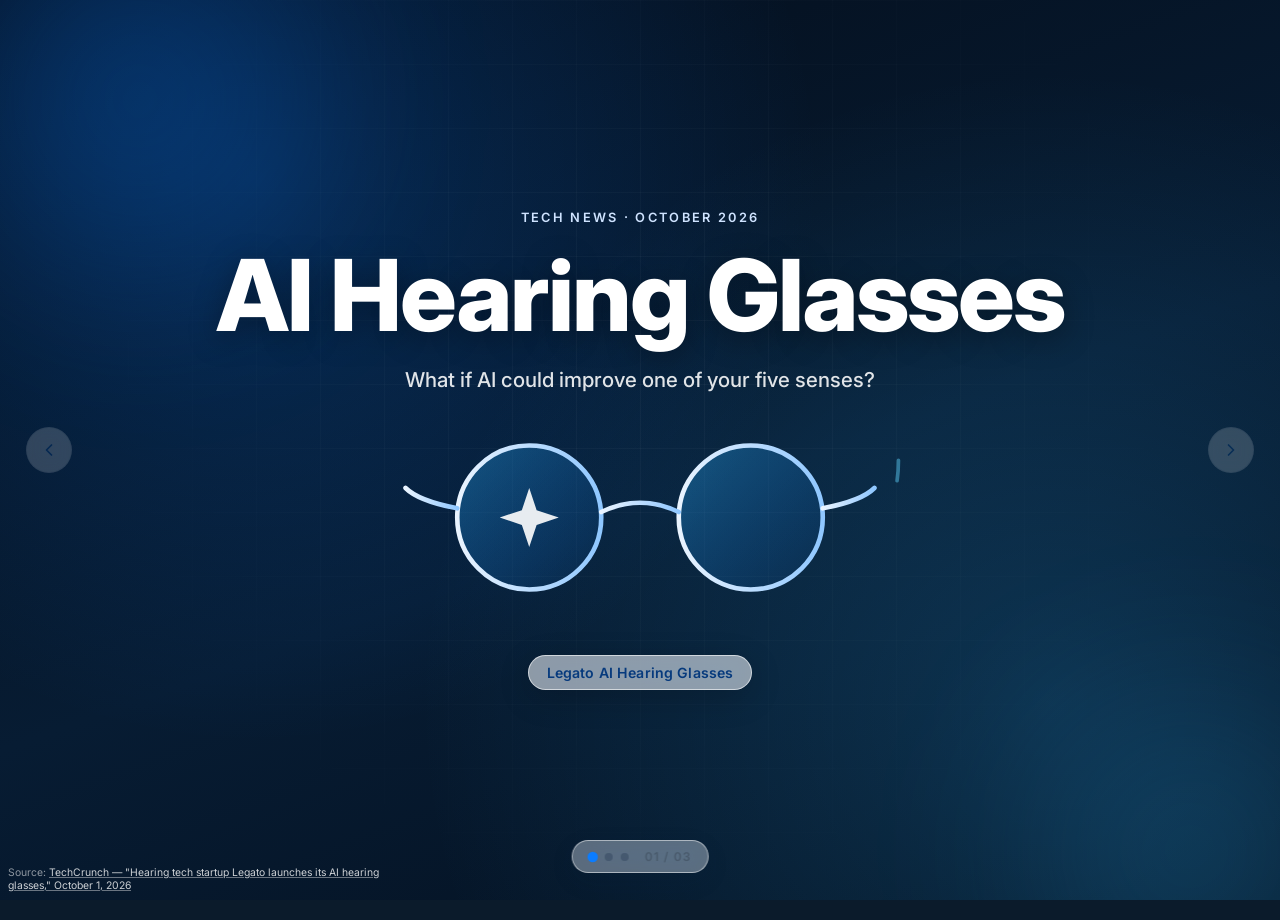
<file: lightning-talk/index.html>
<!doctype html>
<html lang="en">
<head>
<meta charset="utf-8">
<meta name="viewport" content="width=device-width, initial-scale=1">
<title>AI Hearing Glasses — Lightning Talk</title>
<meta name="description" content="Lightning talk: AI Hearing Glasses — Is AI becoming part of our senses?">
<link rel="preconnect" href="https://fonts.googleapis.com">
<link rel="preconnect" href="https://fonts.gstatic.com" crossorigin>
<link href="https://fonts.googleapis.com/css2?family=Inter:wght@400;500;600;700;800;900&display=swap" rel="stylesheet">
<link rel="stylesheet" href="style.css">
</head>
<body>

<div class="stage" id="stage">

  <!-- SLIDE 1 -->
  <section class="slide slide--hero is-active" data-slide="1">
    <div class="hero-glow hero-glow--a"></div>
    <div class="hero-glow hero-glow--b"></div>
    <div class="hero-grid"></div>

    <div class="hero-content">
      <span class="eyebrow eyebrow--light">Tech News · October 2026</span>
      <h1 class="title title--hero">AI Hearing Glasses</h1>
      <p class="subtitle subtitle--light">What if AI could improve one of your five senses?</p>

      <div class="hero-visual" aria-hidden="true">
        <svg viewBox="0 0 520 220" class="glasses-svg">
          <defs>
            <linearGradient id="lensGrad" x1="0" y1="0" x2="1" y2="1">
              <stop offset="0%" stop-color="#2fb6ff" stop-opacity="0.35"/>
              <stop offset="100%" stop-color="#0a7cff" stop-opacity="0.05"/>
            </linearGradient>
            <linearGradient id="frameGrad" x1="0" y1="0" x2="1" y2="0">
              <stop offset="0%" stop-color="#eaf4ff"/>
              <stop offset="100%" stop-color="#8fc7ff"/>
            </linearGradient>
          </defs>
          <!-- left lens -->
          <circle cx="140" cy="110" r="78" fill="url(#lensGrad)" stroke="url(#frameGrad)" stroke-width="5"/>
          <!-- right lens -->
          <circle cx="380" cy="110" r="78" fill="url(#lensGrad)" stroke="url(#frameGrad)" stroke-width="5"/>
          <!-- bridge -->
          <path d="M218 104 Q260 84 302 104" fill="none" stroke="url(#frameGrad)" stroke-width="5" stroke-linecap="round"/>
          <!-- temples -->
          <path d="M62 100 Q20 92 6 78" fill="none" stroke="url(#frameGrad)" stroke-width="5" stroke-linecap="round"/>
          <path d="M458 100 Q500 92 514 78" fill="none" stroke="url(#frameGrad)" stroke-width="5" stroke-linecap="round"/>
          <!-- sound waves emanating from right lens -->
          <path class="wave wave-1" d="M470 110 q14 0 14 -22" fill="none" stroke="#5fd4ff" stroke-width="4" stroke-linecap="round"/>
          <path class="wave wave-2" d="M486 110 q26 0 26 -42" fill="none" stroke="#5fd4ff" stroke-width="4" stroke-linecap="round" opacity="0.7"/>
          <path class="wave wave-3" d="M502 110 q38 0 38 -62" fill="none" stroke="#5fd4ff" stroke-width="4" stroke-linecap="round" opacity="0.45"/>
          <!-- AI spark on left lens -->
          <g class="spark">
            <path d="M140 78 l8 24 24 8 -24 8 -8 24 -8 -24 -24 -8 24 -8 z" fill="#ffffff" opacity="0.9"/>
          </g>
        </svg>
      </div>

      <span class="badge badge--glass">Legato AI Hearing Glasses</span>
    </div>
  </section>

  <!-- SLIDE 2 -->
  <section class="slide slide--light" data-slide="2">
    <div class="slide-inner">
      <span class="eyebrow">How It Works</span>
      <h2 class="title">AI That Helps You Hear</h2>

      <div class="flow">
        <div class="flow-step">
          <div class="flow-icon">
            <svg viewBox="0 0 24 24" fill="none"><path d="M3 10v4h3l5 4V6L6 10H3z" stroke="currentColor" stroke-width="1.6" stroke-linejoin="round"/><path d="M16 8.5a5 5 0 0 1 0 7M19 6a8.5 8.5 0 0 1 0 12" stroke="currentColor" stroke-width="1.6" stroke-linecap="round"/></svg>
          </div>
          <p class="flow-label">Background Noise</p>
          <p class="flow-sub">Music · Conversations · Café Buzz</p>
        </div>
        <div class="flow-arrow">→</div>
        <div class="flow-step flow-step--accent">
          <div class="flow-icon">
            <svg viewBox="0 0 24 24" fill="none"><rect x="7" y="7" width="10" height="10" rx="2" stroke="currentColor" stroke-width="1.6"/><path d="M12 3v3M12 18v3M3 12h3M18 12h3M5.6 5.6l2 2M16.4 16.4l2 2M5.6 18.4l2-2M16.4 7.6l2-2" stroke="currentColor" stroke-width="1.6" stroke-linecap="round"/></svg>
          </div>
          <p class="flow-label">AI Processing</p>
          <p class="flow-sub">Separates the sounds</p>
        </div>
        <div class="flow-arrow">→</div>
        <div class="flow-step">
          <div class="flow-icon">
            <svg viewBox="0 0 24 24" fill="none"><path d="M8 9a4 4 0 1 1 8 0v3a4 4 0 1 1-8 0V9z" stroke="currentColor" stroke-width="1.6"/><path d="M5 12a7 7 0 0 0 14 0M12 19v3" stroke="currentColor" stroke-width="1.6" stroke-linecap="round"/></svg>
          </div>
          <p class="flow-label">Clearer Speech</p>
          <p class="flow-sub">Focus on who you're with</p>
        </div>
      </div>

      <div class="badge-row">
        <span class="badge badge--outline">No Camera</span>
        <span class="badge badge--outline">No Recording</span>
        <span class="badge badge--outline">On-Device AI Processing</span>
      </div>

      <p class="key-sentence">Instead of making everything louder, AI helps decide what you actually want to hear.</p>
    </div>
  </section>

  <!-- SLIDE 3 -->
  <section class="slide slide--light" data-slide="3">
    <div class="slide-inner slide-inner--senses">
      <span class="eyebrow">Beyond Hearing</span>
      <h2 class="title">Is AI Becoming Part of Our Senses?</h2>

      <div class="senses">
        <div class="sense">
          <span class="sense-icon">👁</span>
          <span class="sense-label">Sight</span>
        </div>
        <div class="sense sense--active">
          <span class="sense-icon">👂</span>
          <span class="sense-label">Hearing</span>
          <span class="sense-tag">AI is here</span>
        </div>
        <div class="sense">
          <span class="sense-icon">✋</span>
          <span class="sense-label">Touch</span>
        </div>
        <div class="sense">
          <span class="sense-icon">👃</span>
          <span class="sense-label">Smell</span>
        </div>
        <div class="sense">
          <span class="sense-icon">👅</span>
          <span class="sense-label">Taste</span>
        </div>
      </div>

      <p class="transition-line">AI used to live on our screens.<br>Now it is starting to change how we experience the physical world.</p>

      <p class="discussion-question">How far can AI go in assisting our five senses without replacing them&mdash; and could we become too dependent on it?</p>
    </div>
  </section>

  <!-- NAV CONTROLS -->
  <button class="nav-arrow nav-arrow--prev" id="prevBtn" aria-label="Previous slide">
    <svg viewBox="0 0 24 24" fill="none"><path d="M15 18l-6-6 6-6" stroke="currentColor" stroke-width="2" stroke-linecap="round" stroke-linejoin="round"/></svg>
  </button>
  <button class="nav-arrow nav-arrow--next" id="nextBtn" aria-label="Next slide">
    <svg viewBox="0 0 24 24" fill="none"><path d="M9 18l6-6-6-6" stroke="currentColor" stroke-width="2" stroke-linecap="round" stroke-linejoin="round"/></svg>
  </button>

  <div class="nav-bar">
    <div class="nav-dots" id="navDots">
      <button class="dot is-active" data-goto="1" aria-label="Go to slide 1"></button>
      <button class="dot" data-goto="2" aria-label="Go to slide 2"></button>
      <button class="dot" data-goto="3" aria-label="Go to slide 3"></button>
    </div>
    <div class="slide-counter" id="slideCounter">01 / 03</div>
  </div>

  <footer class="source-footer">
    Source: <a href="https://techcrunch.com/2026/10/01/hearing-tech-startup-legato-launches-its-ai-hearing-glasses/" target="_blank" rel="noopener noreferrer">TechCrunch — "Hearing tech startup Legato launches its AI hearing glasses," October 1, 2026</a>
  </footer>

</div>

<script src="script.js"></script>
</body>
</html>
</file>
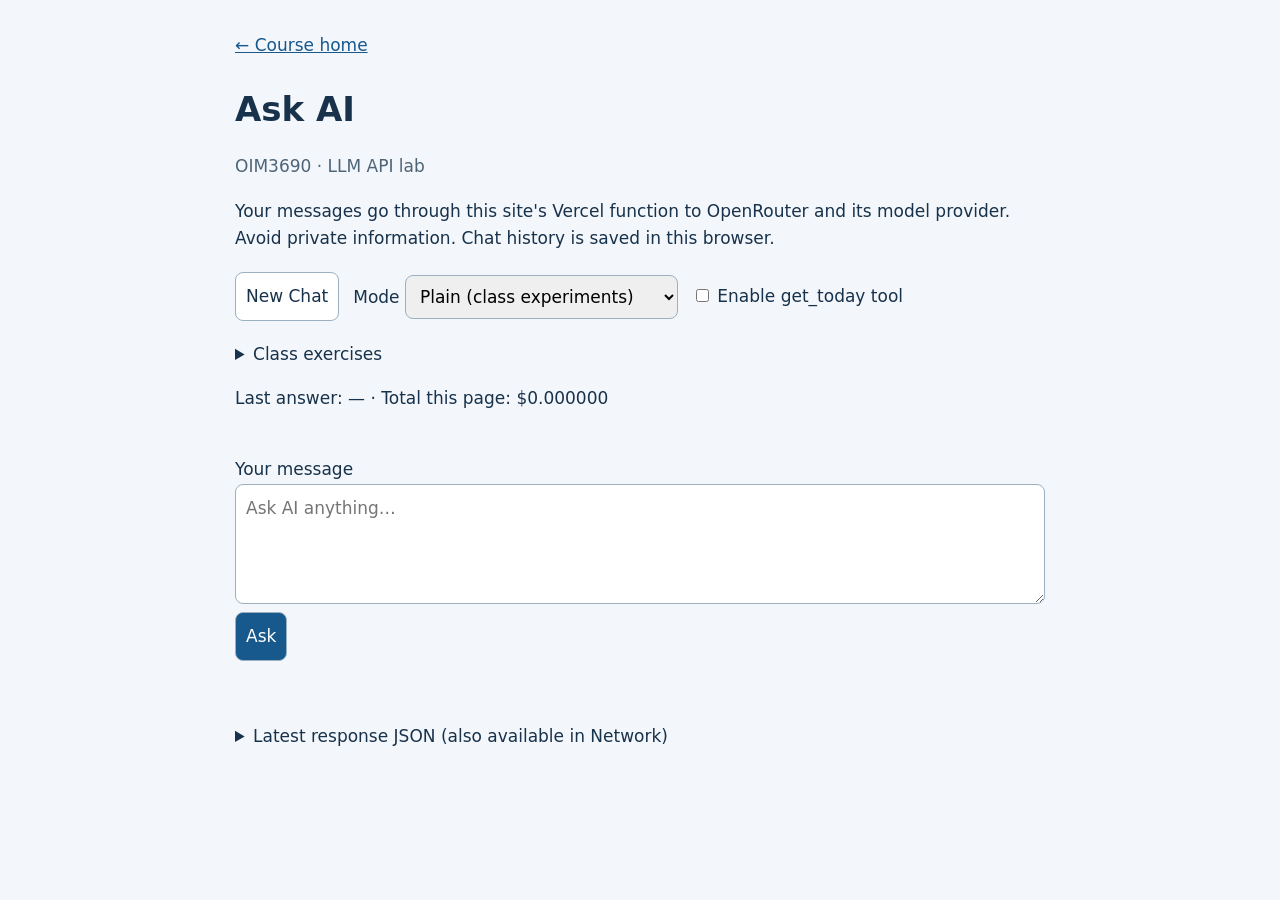
<file: ai-chat.html>
<!DOCTYPE html>
<html lang="en">
<head>
<meta charset="UTF-8"><meta name="viewport" content="width=device-width, initial-scale=1">
<title>Ask AI · OIM3690</title>
<style>
*{box-sizing:border-box}body{margin:0;background:#f3f7fb;color:#18324b;font:17px/1.6 system-ui,sans-serif}main{max-width:850px;margin:auto;padding:32px 20px}h1{margin-bottom:0}a{color:#17588d}.muted,small{color:#4e6477}.toolbar{display:flex;flex-wrap:wrap;gap:14px;align-items:center;margin:20px 0}button,select,textarea{font:inherit;border:1px solid #9bb0c0;border-radius:8px;padding:10px}button{min-height:44px;cursor:pointer;background:#fff;color:#18324b}button[type=submit]{background:#17588d;color:#fff}button:disabled{opacity:.6;cursor:wait}textarea{width:100%;min-height:120px;resize:vertical}#chat{display:grid;gap:16px;margin:22px 0}article{padding:16px 20px;background:white;border:1px solid #d5e0e9;border-radius:12px;overflow-wrap:anywhere}article.user{background:#e4effb}.content{white-space:pre-wrap}pre{white-space:pre-wrap;overflow-wrap:anywhere;padding:12px;background:#edf2f6}#status{min-height:28px}details{margin:16px 0}:focus-visible{outline:3px solid #bf700b;outline-offset:3px}
</style>
</head>
<body><main>
<a href="index.html">← Course home</a><h1>Ask AI</h1><p class="muted">OIM3690 · LLM API lab</p>
<p>Your messages go through this site's Vercel function to OpenRouter and its model provider. Avoid private information. Chat history is saved in this browser.</p>
<div class="toolbar">
<button id="newChat" type="button">New Chat</button>
<label>Mode <select id="mode"><option value="plain">Plain (class experiments)</option><option value="recipe">Recipe assistant (3 bullets)</option></select></label>
<label><input type="checkbox" id="dateTool"> Enable get_today tool</label>
</div>
<details><summary>Class exercises</summary>
<p>Use Plain mode, leave the date tool off, and start a New Chat for each independent test. Write your prediction before clicking Ask.</p>
<ol>
<li>Ask for one Babson coffee-shop name three times, today's date twice, and the classroom once.</li>
<li>Paste “Answer only from this syllabus. If it does not say, say so.”, the <a href="https://oim3690.github.io/syllabus/" target="_blank" rel="noopener">whole syllabus</a>, then your question. Test the room, proposal deadline twice, and parking policy.</li>
<li>In a New Chat, say “My name is Alice.”, then “What is my name?” Check Network → ask → Payload for both turns.</li>
<li>Start a New Chat, enable get_today, ask today's date, and inspect Response → exercise → toolRuns.</li>
</ol></details>
<p id="costs">Last answer: — · Total this page: $0.000000</p>
<section id="chat" aria-label="Conversation" aria-live="polite"></section>
<form id="askForm"><label for="prompt">Your message</label>
<textarea id="prompt" placeholder="Ask AI anything…" required maxlength="60000"></textarea>
<button id="askBtn" type="submit">Ask</button></form>
<p id="status" role="status"></p>
<details><summary>Latest response JSON (also available in Network)</summary><pre id="raw">No response yet.</pre></details>
<script>
// Adapted from the instructor's ai-chat.html. No API key belongs here.
const $ = id => document.getElementById(id);
const storageKey = 'oim3690-ai-chat-v1';
let messages = [], totalCost = 0, busy = false;
try {
  const saved = JSON.parse(localStorage.getItem(storageKey) || '[]');
  if (Array.isArray(saved)) messages = saved.filter(m => m && ['user','assistant'].includes(m.role) && typeof m.content === 'string');
} catch { $('status').textContent = 'Saved chat could not be loaded. You can still chat.'; }
function save() {
  try { localStorage.setItem(storageKey, JSON.stringify(messages)); }
  catch { $('status').textContent = 'Browser storage unavailable; this chat will not survive a reload.'; }
}
// Plain text is deliberate: model HTML cannot execute in the page.
function render() {
  $('chat').replaceChildren();
  for (const message of messages) {
    const article = document.createElement('article'); article.className = message.role;
    const label = document.createElement('strong'); label.textContent = message.role === 'user' ? 'You' : 'AI';
    const content = document.createElement('div'); content.className = 'content'; content.textContent = message.content;
    article.append(label, content); $('chat').append(article);
  }
}
$('newChat').addEventListener('click', () => {
  messages = []; save(); render(); $('raw').textContent = 'No response yet.';
  $('status').textContent = ''; $('prompt').value = ''; $('prompt').focus();
});
$('askForm').addEventListener('submit', async event => {
  event.preventDefault(); if (busy) return;
  const prompt = $('prompt').value.trim(); if (!prompt) return;
  // Every request resends earlier turns; the API does not remember them.
  const outgoing = [...messages, { role: 'user', content: prompt }];
  const body = JSON.stringify({ messages: outgoing, mode: $('mode').value, useDateTool: $('dateTool').checked });
  if (body.length > 80000 || outgoing.length > 100) { $('status').textContent = 'Conversation too long. Start a New Chat.'; return; }
  busy = true; ['askBtn','newChat','mode','dateTool'].forEach(id => $(id).disabled = true);
  $('status').textContent = 'Thinking…'; messages.push({ role:'user', content:prompt }); render();
  try {
    const response = await fetch('/api/ask', { method:'POST', headers:{'Content-Type':'application/json'}, body, signal:AbortSignal.timeout(190000) });
    const data = await response.json(); $('raw').textContent = JSON.stringify(data,null,2);
    if (!response.ok) throw new Error(data.error?.message || `Request failed: ${response.status}`);
    const text = (data.output ?? []).filter(item => item.type === 'message')
      .flatMap(item => item.content ?? []).filter(part => part.type === 'output_text').map(part => part.text).join('\n');
    if (text) messages.push({ role:'assistant', content:text }); else messages.pop();
    const cost = data.exercise ? data.exercise.totalCost : data.usage?.cost;
    if (typeof cost === 'number' && Number.isFinite(cost)) totalCost += cost;
    $('costs').textContent = `Last answer: ${typeof cost === 'number' ? '$'+cost.toFixed(6) : 'not reported'} · Total this page: $${totalCost.toFixed(6)}`;
    $('status').textContent = data.status === 'incomplete' ? 'The answer was cut off. Any partial text is shown above.' : text ? 'Done.' : 'No answer text returned. Inspect the response JSON.';
    if (text) $('prompt').value = ''; save(); render();
  } catch (error) {
    messages.pop(); render();
    $('status').textContent = `Error: ${error.name === 'TimeoutError' ? 'The request took too long. Try again.' : error.message} Use the Vercel URL; GitHub Pages and Live Server cannot run /api/ask.`;
  } finally {
    busy = false; ['askBtn','newChat','mode','dateTool'].forEach(id => $(id).disabled = false);
  }
});
render();
</script></main></body></html>
</file>
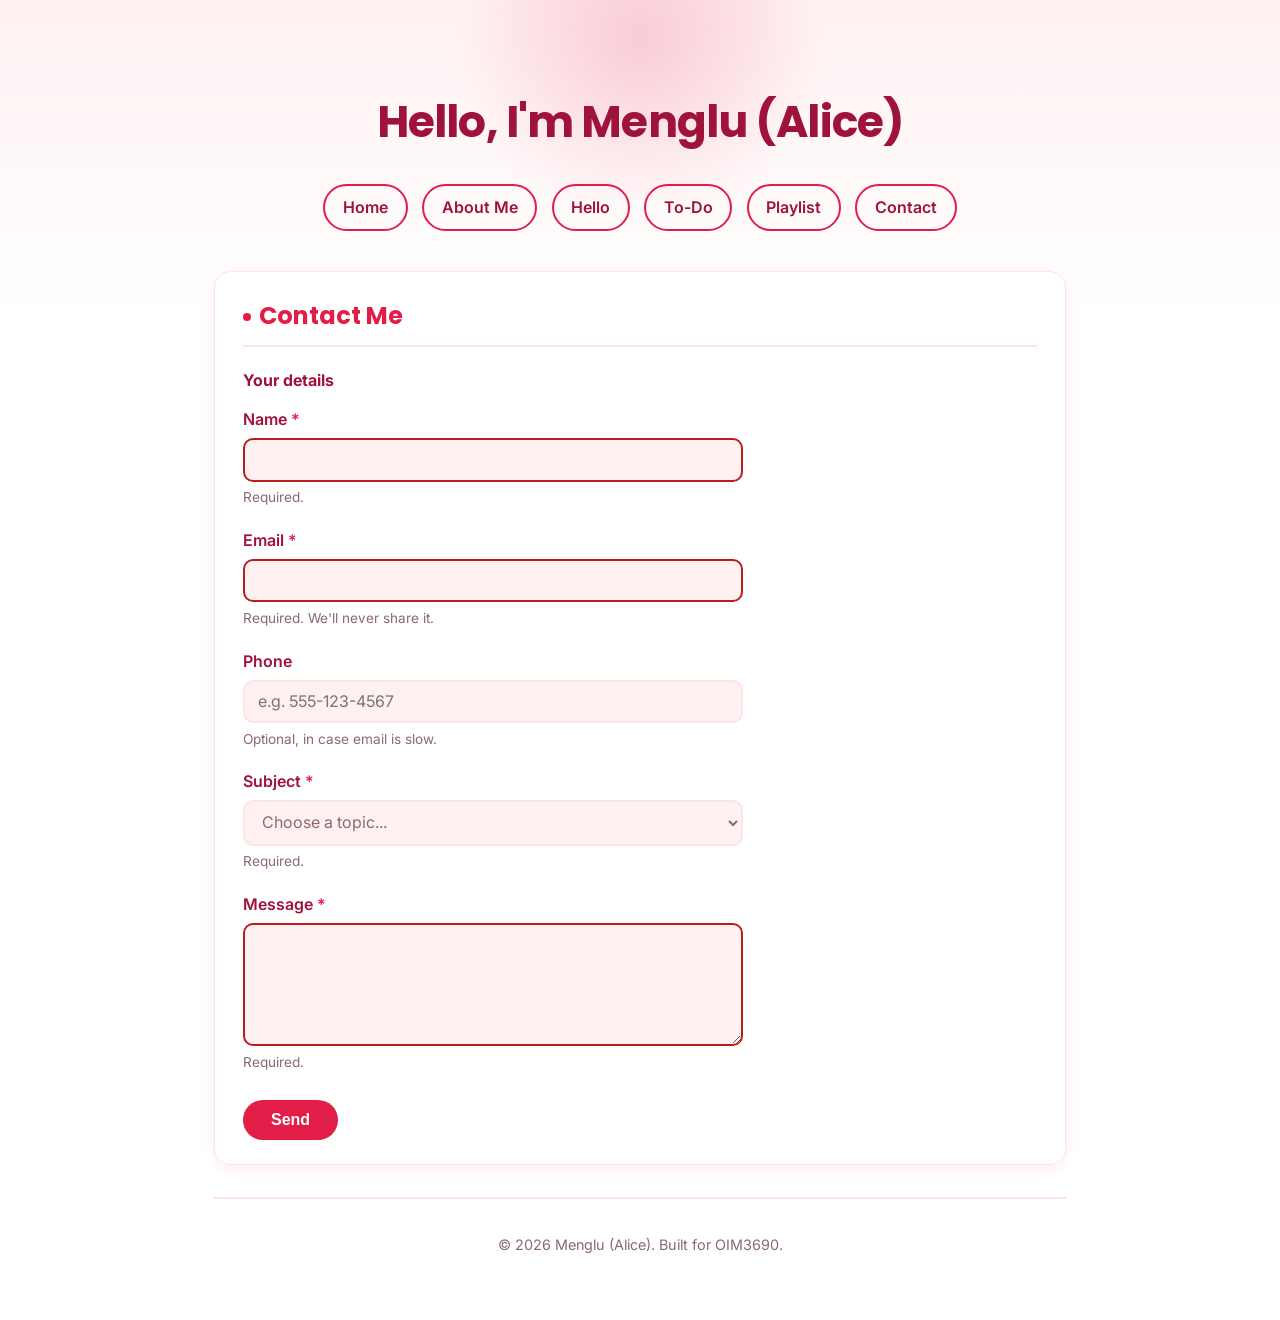
<file: contact.html>
<!DOCTYPE html>
<html lang="en">
<head>
    <meta charset="UTF-8">
    <meta name="viewport" content="width=device-width, initial-scale=1.0">
    <title>Contact | Menglu (Alice)</title>
    <link rel="stylesheet" href="css/styles.css">
</head>
<body>
    <header>
        <h1>Hello, I'm Menglu (Alice)</h1>
        <nav>
            <ul>
                <li><a href="index.html">Home</a></li>
                <li><a href="about-me.html">About Me</a></li>
                <li><a href="hello.html">Hello</a></li>
                <li><a href="todo.html">To-Do</a></li>
                <li><a href="playlist.html">Playlist</a></li>
                <li><a href="contact.html">Contact</a></li>
            </ul>
        </nav>
    </header>

    <main>
        <section>
            <h2>Contact Me</h2>
            <form class="contact-form" action="https://oim.zhili.dev/echo/view" method="POST">
                <fieldset>
                    <legend>Your details</legend>

                    <div class="form-field">
                        <label for="name">Name <span class="required" aria-hidden="true">*</span></label>
                        <input type="text" id="name" name="name" required autocomplete="name" aria-describedby="name-hint">
                        <p id="name-hint" class="field-hint">Required.</p>
                    </div>

                    <div class="form-field">
                        <label for="email">Email <span class="required" aria-hidden="true">*</span></label>
                        <input type="email" id="email" name="email" required autocomplete="email" aria-describedby="email-hint">
                        <p id="email-hint" class="field-hint">Required. We'll never share it.</p>
                    </div>

                    <div class="form-field">
                        <label for="phone">Phone</label>
                        <input type="tel" id="phone" name="phone" autocomplete="tel" placeholder="e.g. 555-123-4567" aria-describedby="phone-hint">
                        <p id="phone-hint" class="field-hint">Optional, in case email is slow.</p>
                    </div>

                    <div class="form-field">
                        <label for="subject">Subject <span class="required" aria-hidden="true">*</span></label>
                        <select id="subject" name="subject" required aria-describedby="subject-hint">
                            <option value="" disabled selected>Choose a topic...</option>
                            <option value="general">General inquiry</option>
                            <option value="collaboration">Collaboration</option>
                            <option value="feedback">Feedback</option>
                            <option value="other">Other</option>
                        </select>
                        <p id="subject-hint" class="field-hint">Required.</p>
                    </div>

                    <div class="form-field">
                        <label for="message">Message <span class="required" aria-hidden="true">*</span></label>
                        <textarea id="message" name="message" rows="5" required aria-describedby="message-hint"></textarea>
                        <p id="message-hint" class="field-hint">Required.</p>
                    </div>
                </fieldset>

                <button type="submit">Send</button>
            </form>
        </section>
    </main>

    <footer>
        <p>&copy; 2026 Menglu (Alice). Built for OIM3690.</p>
    </footer>
</body>
</html>
</file>
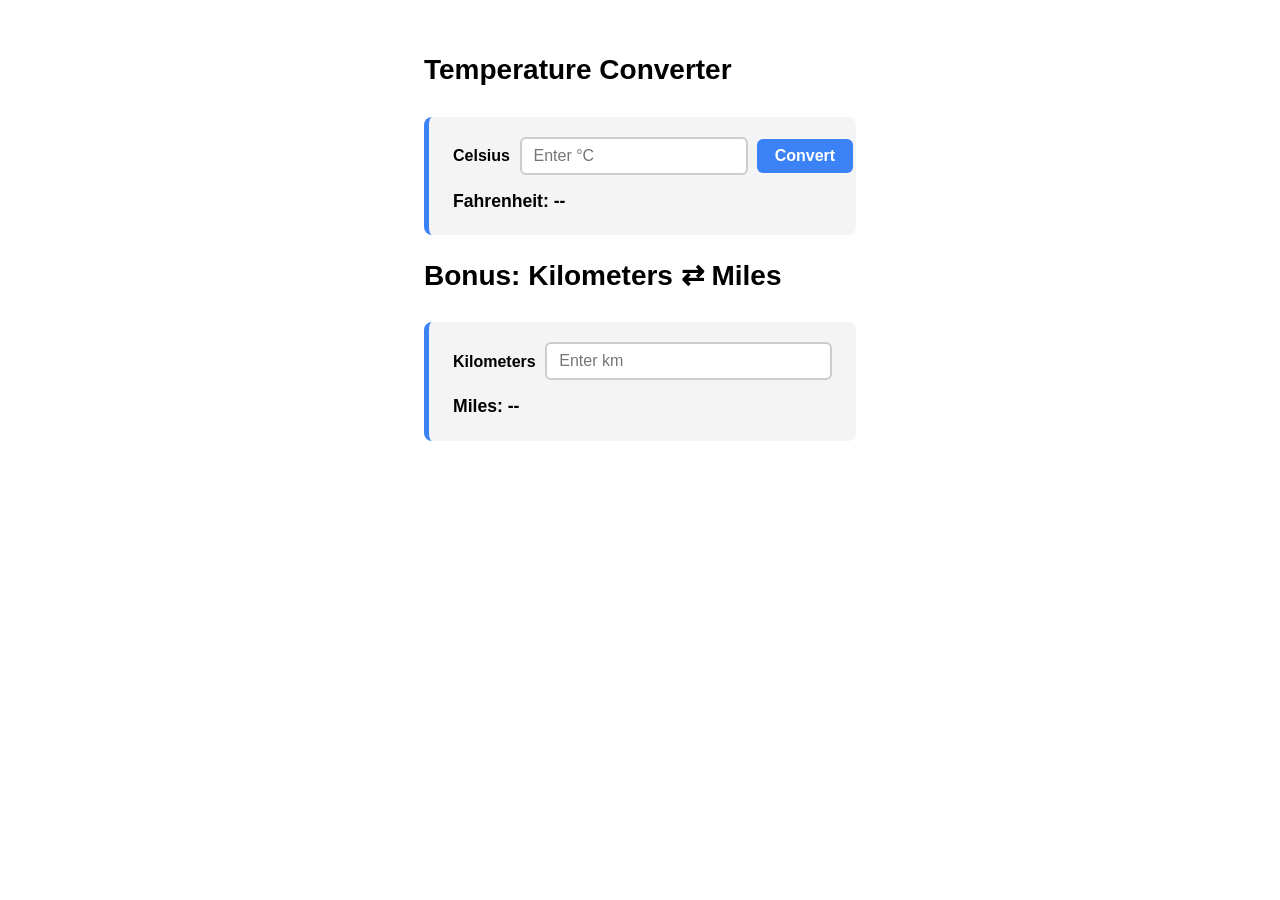
<file: converter.html>
<!DOCTYPE html>
<html lang="en">
<head>
    <meta charset="UTF-8">
    <meta name="viewport" content="width=device-width, initial-scale=1.0">
    <title>Temperature Converter</title>
    <style>
        * {
            box-sizing: border-box;
        }
        body {
            font-family: Arial, sans-serif;
            max-width: 480px;
            margin: 3rem auto;
            padding: 0 1.5rem;
            line-height: 1.6;
        }
        h1 {
            font-size: 1.75rem;
        }
        .converter-card {
            background: #f4f4f4;
            border-left: 5px solid #3b82f6;
            border-radius: 8px;
            padding: 1.25rem 1.5rem;
            margin-top: 1.5rem;
        }
        .converter-row {
            display: flex;
            gap: 0.6rem;
            align-items: center;
            margin-bottom: 0.75rem;
        }
        .converter-row label {
            font-weight: 600;
        }
        .converter-row input[type="number"] {
            flex: 1;
            padding: 0.5rem 0.75rem;
            border: 2px solid #ccc;
            border-radius: 6px;
            font-size: 1rem;
            font-family: inherit;
        }
        .converter-row input[type="number"]:focus {
            outline: none;
            border-color: #3b82f6;
        }
        .converter-row button {
            background: #3b82f6;
            color: #fff;
            border: none;
            border-radius: 6px;
            padding: 0.5rem 1.1rem;
            font-weight: 600;
            font-size: 1rem;
            cursor: pointer;
        }
        .converter-row button:hover {
            background: #2563eb;
        }
        .converter-result {
            font-size: 1.1rem;
            font-weight: 600;
            margin: 0;
        }
    </style>
</head>
<body>
    <h1>Temperature Converter</h1>

    <div class="converter-card">
        <div class="converter-row">
            <label for="celsius-input">Celsius</label>
            <input type="number" id="celsius-input" placeholder="Enter °C" autocomplete="off">
            <button type="button" id="convert-btn">Convert</button>
        </div>
        <p class="converter-result" id="fahrenheit-result">Fahrenheit: --</p>
    </div>

    <h1>Bonus: Kilometers ⇄ Miles</h1>
    <div class="converter-card">
        <div class="converter-row">
            <label for="km-input">Kilometers</label>
            <input type="number" id="km-input" placeholder="Enter km" autocomplete="off">
        </div>
        <p class="converter-result" id="miles-result">Miles: --</p>
    </div>

    <script>
        function toFahrenheit(celsius) {
            return celsius * 9 / 5 + 32;
        }

        const celsiusInput = document.getElementById("celsius-input");
        const fahrenheitResult = document.getElementById("fahrenheit-result");
        const convertBtn = document.getElementById("convert-btn");

        function updateFahrenheit() {
            const celsius = Number(celsiusInput.value);
            fahrenheitResult.textContent = `Fahrenheit: ${toFahrenheit(celsius)}`;
        }

        convertBtn.addEventListener("click", updateFahrenheit);
        celsiusInput.addEventListener("input", updateFahrenheit);

        // Bonus conversion: kilometers to miles, updates live as you type
        const kmInput = document.getElementById("km-input");
        const milesResult = document.getElementById("miles-result");

        function toMiles(km) {
            return km * 0.621371;
        }

        kmInput.addEventListener("input", () => {
            const km = Number(kmInput.value);
            milesResult.textContent = `Miles: ${toMiles(km).toFixed(2)}`;
        });
    </script>
</body>
</html>
</file>
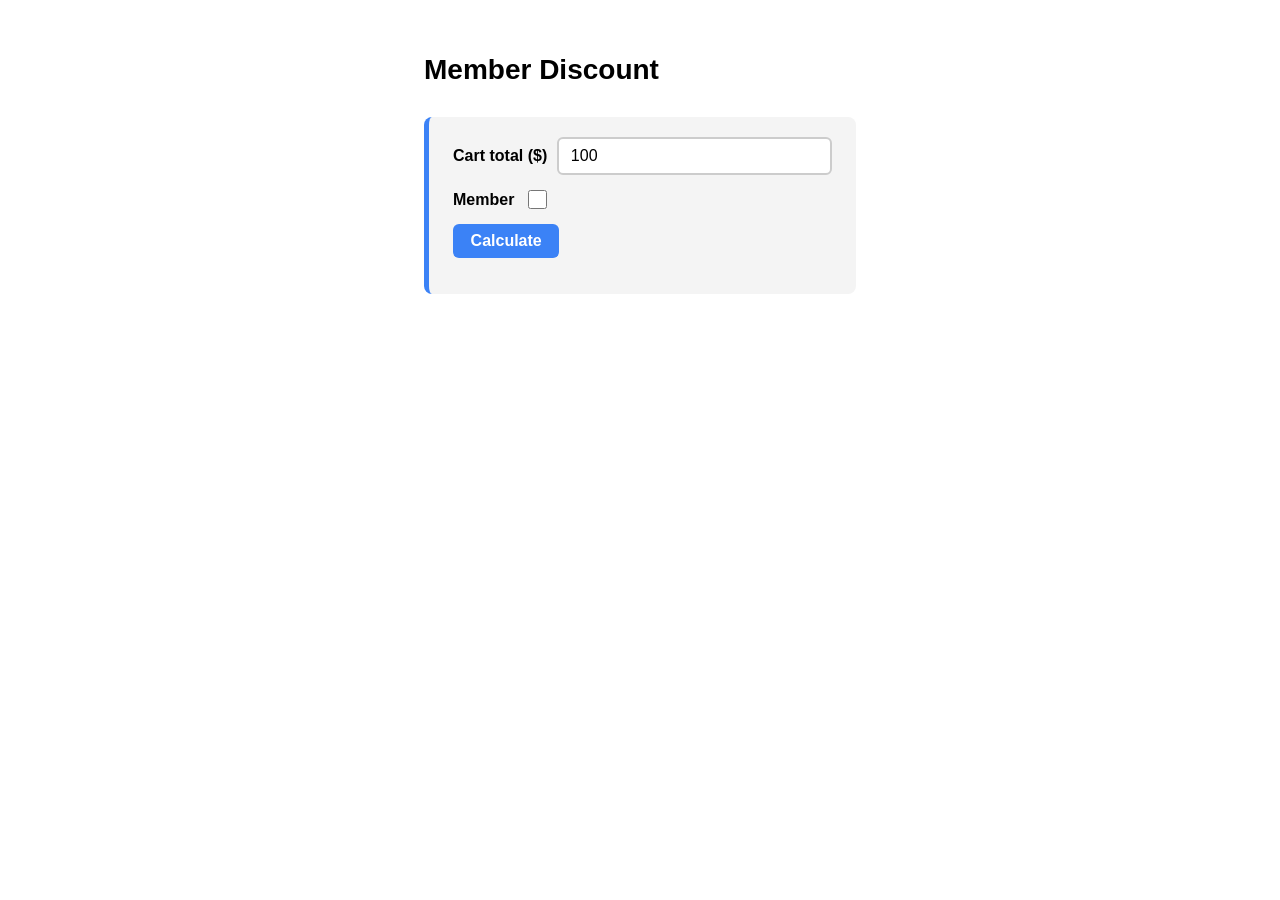
<file: discount.html>
<!DOCTYPE html>
<html lang="en">
<head>
    <meta charset="UTF-8">
    <meta name="viewport" content="width=device-width, initial-scale=1.0">
    <title>Member Discount</title>
    <style>
        * {
            box-sizing: border-box;
        }
        body {
            font-family: Arial, sans-serif;
            max-width: 480px;
            margin: 3rem auto;
            padding: 0 1.5rem;
            line-height: 1.6;
        }
        h1 {
            font-size: 1.75rem;
        }
        .discount-card {
            background: #f4f4f4;
            border-left: 5px solid #3b82f6;
            border-radius: 8px;
            padding: 1.25rem 1.5rem;
            margin-top: 1.5rem;
        }
        .discount-row {
            display: flex;
            gap: 0.6rem;
            align-items: center;
            margin-bottom: 0.75rem;
        }
        .discount-row label {
            font-weight: 600;
        }
        .discount-row input[type="number"] {
            flex: 1;
            padding: 0.5rem 0.75rem;
            border: 2px solid #ccc;
            border-radius: 6px;
            font-size: 1rem;
            font-family: inherit;
        }
        .discount-row input[type="number"]:focus {
            outline: none;
            border-color: #3b82f6;
        }
        .discount-row input[type="checkbox"] {
            width: 1.2rem;
            height: 1.2rem;
        }
        .discount-row button {
            background: #3b82f6;
            color: #fff;
            border: none;
            border-radius: 6px;
            padding: 0.5rem 1.1rem;
            font-weight: 600;
            font-size: 1rem;
            cursor: pointer;
        }
        .discount-row button:hover {
            background: #2563eb;
        }
        #result {
            font-size: 1.1rem;
            font-weight: 600;
            margin-top: 1rem;
        }
    </style>
</head>
<body>
    <h1>Member Discount</h1>

    <div class="discount-card">
        <div class="discount-row">
            <label for="total">Cart total ($)</label>
            <input type="number" id="total" value="100" step="1">
        </div>
        <div class="discount-row">
            <label for="isMember">Member</label>
            <input type="checkbox" id="isMember">
        </div>
        <div class="discount-row">
            <button onclick="showDiscount()">Calculate</button>
        </div>
        <div id="result"></div>
    </div>

    <script>
        function getDiscount(total, isMember) {
            // members get $15 off, non-members get $5 off
            if (isMember) {
                return 15;
            } else {
                return 5;
            }
        }

        function showDiscount() {
            const total = Number(document.getElementById('total').value);
            const isMember = document.getElementById('isMember').checked;
            const discount = getDiscount(total, isMember);
            const finalPrice = total - discount;
            document.getElementById('result').textContent =
                `Discount: $${discount} — Final price: $${finalPrice}`;
        }
    </script>
</body>
</html>
</file>
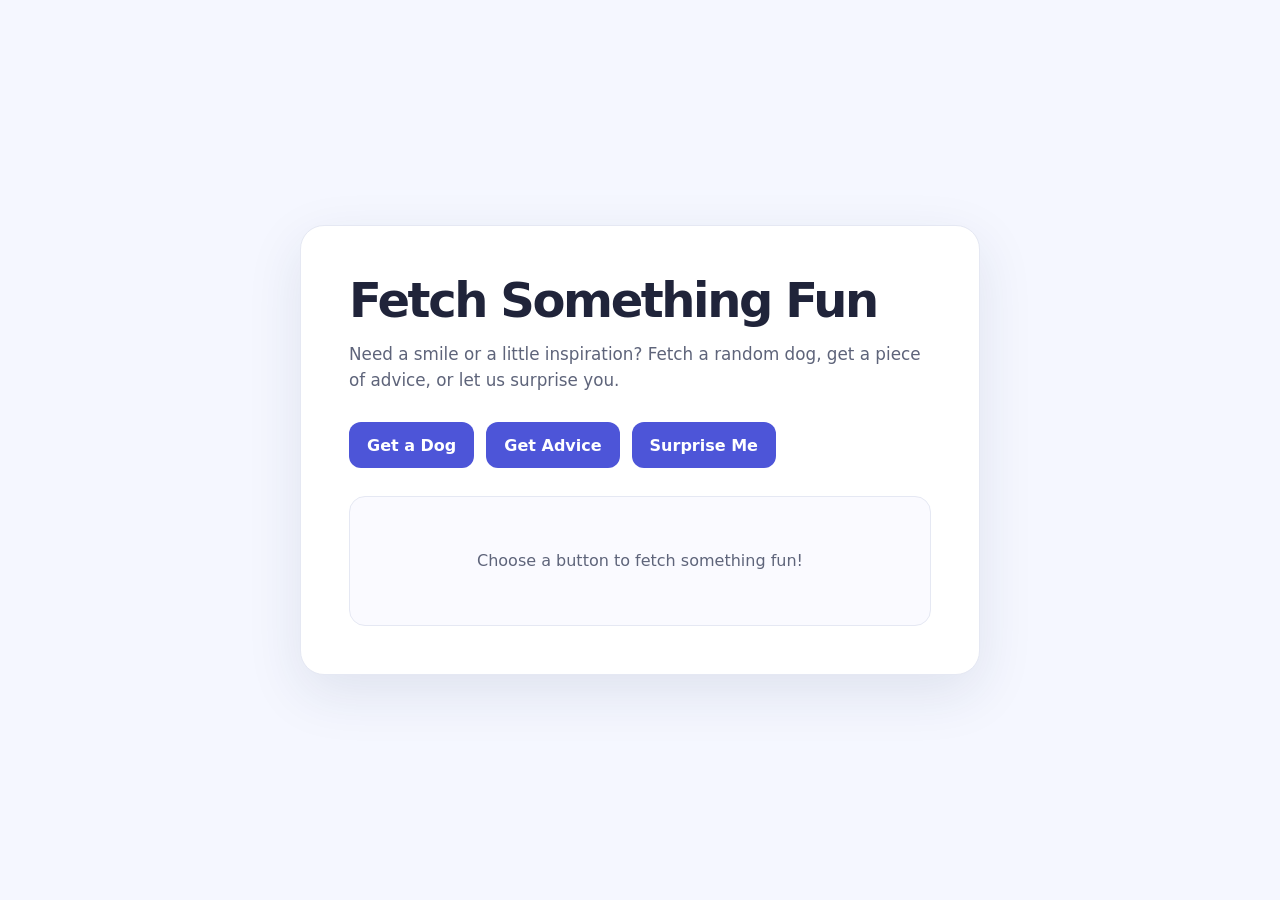
<file: fetch-fun.html>
<!DOCTYPE html>
<html lang="en">
<head>
  <meta charset="UTF-8">
  <meta name="viewport" content="width=device-width, initial-scale=1.0">
  <meta name="theme-color" content="#f5f7ff">
  <title>Fetch Something Fun</title>
  <style>
    :root {
      color-scheme: light;
      font-family: system-ui, -apple-system, BlinkMacSystemFont, "Segoe UI", sans-serif;
      color: #20243a;
      background: #f5f7ff;
    }

    * {
      box-sizing: border-box;
    }

    body {
      min-height: 100vh;
      margin: 0;
      padding: 48px 20px;
      display: grid;
      place-items: center;
    }

    main {
      width: min(100%, 680px);
      padding: clamp(24px, 6vw, 48px);
      background: #fff;
      border: 1px solid #e5e8f3;
      border-radius: 24px;
      box-shadow: 0 18px 55px rgb(34 45 90 / 10%);
    }

    h1 {
      margin: 0;
      font-size: clamp(2rem, 7vw, 3rem);
      letter-spacing: -0.05em;
      line-height: 1.1;
    }

    .description {
      margin: 14px 0 28px;
      color: #5e647a;
      font-size: 1.05rem;
      line-height: 1.6;
    }

    .buttons {
      display: flex;
      flex-wrap: wrap;
      gap: 12px;
    }

    button {
      min-height: 46px;
      padding: 11px 18px;
      border: 0;
      border-radius: 12px;
      background: #4d55d8;
      color: #fff;
      font: inherit;
      font-weight: 650;
      cursor: pointer;
      transition: background-color 150ms ease, transform 150ms ease;
    }

    button:hover:not(:disabled) {
      background: #373fbd;
      transform: translateY(-1px);
    }

    button:focus-visible {
      outline: 3px solid #aeb2ff;
      outline-offset: 3px;
    }

    button:disabled {
      cursor: wait;
      opacity: 0.6;
    }

    #result {
      min-height: 130px;
      margin-top: 28px;
      padding: 22px;
      display: grid;
      place-items: center;
      border: 1px solid #e5e8f3;
      border-radius: 16px;
      background: #fafaff;
      text-align: center;
    }

    #result p {
      margin: 0;
      color: #5e647a;
      line-height: 1.6;
    }

    #result .error {
      color: #a52d3a;
    }

    #result .advice {
      color: #20243a;
      font-size: 1.2rem;
      font-weight: 600;
    }

    #result img {
      display: block;
      width: 100%;
      max-height: 420px;
      object-fit: contain;
      border-radius: 10px;
    }

    @media (max-width: 480px) {
      body {
        padding: 20px 14px;
      }

      main {
        border-radius: 18px;
      }

      .buttons {
        display: grid;
      }

      button {
        width: 100%;
      }
    }
  </style>
</head>
<body>
  <main>
    <h1>Fetch Something Fun</h1>
    <p class="description">
      Need a smile or a little inspiration? Fetch a random dog, get a piece of advice,
      or let us surprise you.
    </p>

    <div class="buttons" aria-label="Choose what to fetch">
      <button type="button" data-choice="dog">Get a Dog</button>
      <button type="button" data-choice="advice">Get Advice</button>
      <button type="button" data-choice="surprise">Surprise Me</button>
    </div>

    <section id="result" aria-live="polite" aria-busy="false" aria-label="Result">
      <p>Choose a button to fetch something fun!</p>
    </section>
  </main>

  <script>
    const buttons = document.querySelectorAll("button[data-choice]");
    const result = document.getElementById("result");
    let isLoading = false;

    async function showDog() {
      const response = await fetch("https://dog.ceo/api/breeds/image/random");

      if (!response.ok) {
        throw new Error("Request failed: " + response.status);
      }

      // The first await waits for the HTTP response; the second reads its JSON body.
      const data = await response.json();

      // data.message contains the random dog's image URL.
      if (!data.message) {
        throw new Error("The dog image was missing from the response.");
      }

      const image = document.createElement("img");
      image.src = data.message;
      image.alt = "A random, adorable dog";
      result.replaceChildren(image);
    }

    async function showAdvice() {
      const response = await fetch("https://api.adviceslip.com/advice");

      if (!response.ok) {
        throw new Error("Request failed: " + response.status);
      }

      // The first await waits for the HTTP response; the second reads its JSON body.
      const data = await response.json();

      // data.slip.advice contains the advice text.
      if (!data.slip || !data.slip.advice) {
        throw new Error("Advice was missing from the response.");
      }

      const advice = document.createElement("p");
      advice.className = "advice";
      advice.textContent = data.slip.advice;
      result.replaceChildren(advice);
    }

    async function fetchSomething(choice) {
      if (isLoading) {
        return;
      }

      isLoading = true;
      buttons.forEach(function (button) {
        button.disabled = true;
      });
      result.setAttribute("aria-busy", "true");
      const loadingMessage = document.createElement("p");
      loadingMessage.textContent = "Loading...";
      result.replaceChildren(loadingMessage);

      try {
        let selectedChoice = choice;
        if (choice === "surprise") {
          selectedChoice = Math.random() < 0.5 ? "dog" : "advice";
        }

        if (selectedChoice === "dog") {
          await showDog();
        } else {
          await showAdvice();
        }
      } catch (error) {
        console.error("Could not fetch something fun:", error);
        const errorMessage = document.createElement("p");
        errorMessage.className = "error";
        errorMessage.textContent = "Something went wrong. Please try again.";
        result.replaceChildren(errorMessage);
      } finally {
        isLoading = false;
        buttons.forEach(function (button) {
          button.disabled = false;
        });
        result.setAttribute("aria-busy", "false");
      }
    }

    buttons.forEach(function (button) {
      button.addEventListener("click", function () {
        fetchSomething(button.dataset.choice);
      });
    });
  </script>
</body>
</html>
</file>
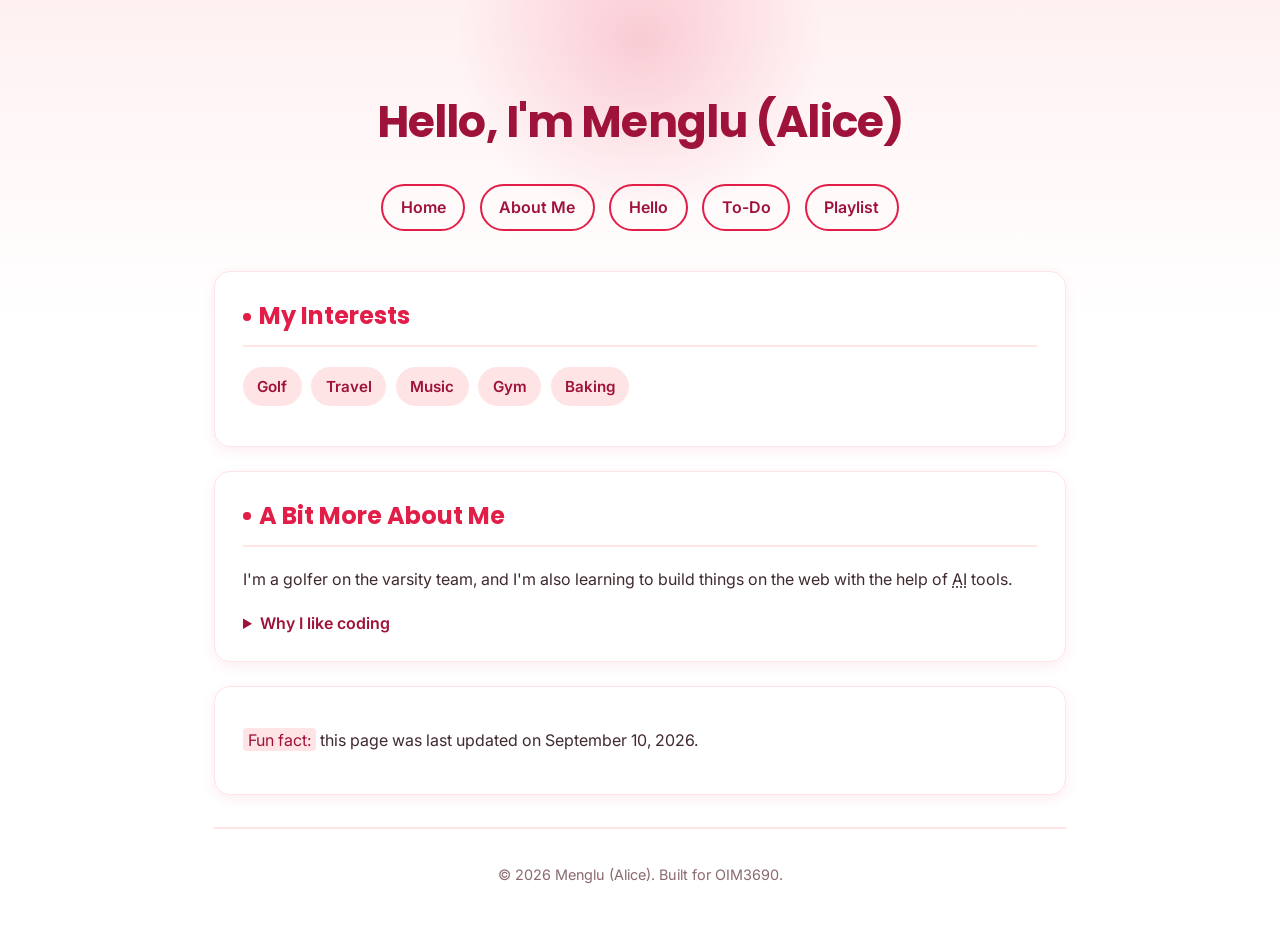
<file: hello.html>
<!DOCTYPE html>
<html lang="en">
<head>
    <meta charset="UTF-8">
    <meta name="viewport" content="width=device-width, initial-scale=1.0">
    <title>Hello | Menglu (Alice)</title>
    <link rel="stylesheet" href="css/styles.css">
</head>
<body>
    <header>
        <h1>Hello, I'm Menglu (Alice)</h1>
        <nav>
            <ul>
                <li><a href="index.html">Home</a></li>
                <li><a href="about-me.html">About Me</a></li>
                <li><a href="hello.html">Hello</a></li>
                <li><a href="todo.html">To-Do</a></li>
                <li><a href="playlist.html">Playlist</a></li>
            </ul>
        </nav>
    </header>

    <main>
        <section>
            <h2>My Interests</h2>
            <ul>
                <li>Golf</li>
                <li>Travel</li>
                <li>Music</li>
                <li>Gym</li>
                <li>Baking</li>
            </ul>
        </section>

        <article>
            <h2>A Bit More About Me</h2>
            <p>
                I'm a golfer on the varsity team, and I'm also learning to build things on
                the web with the help of <abbr title="Artificial Intelligence">AI</abbr> tools.
            </p>
            <details>
                <summary>Why I like coding</summary>
                <p>
                    It lets me turn ideas into something real that anyone can open in a
                    browser.
                </p>
            </details>
        </article>

        <aside>
            <p><mark>Fun fact:</mark> this page was last updated on <time datetime="2026-09-10">September 10, 2026</time>.</p>
        </aside>
    </main>

    <footer>
        <p>&copy; 2026 Menglu (Alice). Built for OIM3690.</p>
    </footer>
</body>
</html>
</file>
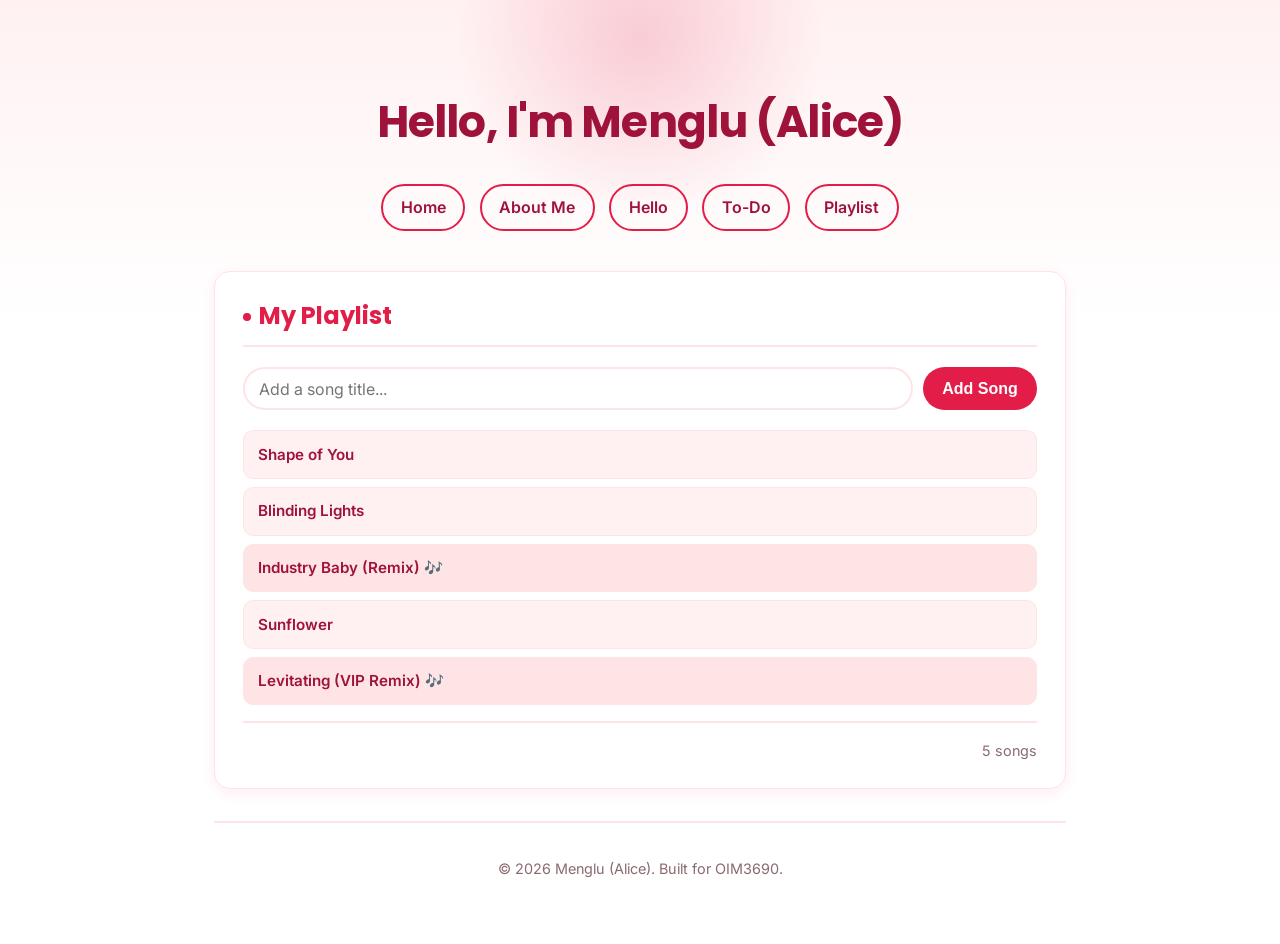
<file: playlist.html>
<!DOCTYPE html>
<html lang="en">
<head>
    <meta charset="UTF-8">
    <meta name="viewport" content="width=device-width, initial-scale=1.0">
    <title>Playlist | Menglu (Alice)</title>
    <link rel="stylesheet" href="css/styles.css">
    <link rel="stylesheet" href="css/playlist.css">
</head>
<body>
    <header>
        <h1>Hello, I'm Menglu (Alice)</h1>
        <nav>
            <ul>
                <li><a href="index.html">Home</a></li>
                <li><a href="about-me.html">About Me</a></li>
                <li><a href="hello.html">Hello</a></li>
                <li><a href="todo.html">To-Do</a></li>
                <li><a href="playlist.html">Playlist</a></li>
            </ul>
        </nav>
    </header>

    <main>
        <section class="playlist-app">
            <h2>My Playlist</h2>

            <form id="playlist-form" class="playlist-form">
                <input
                    type="text"
                    id="song-input"
                    placeholder="Add a song title..."
                    autocomplete="off"
                    required
                >
                <button type="submit">Add Song</button>
            </form>

            <ul id="playlist" class="playlist-list"></ul>

            <p id="playlist-empty" class="playlist-empty">No songs yet. Add one above!</p>

            <div class="playlist-footer">
                <span id="playlist-count">0 songs</span>
            </div>
        </section>
    </main>

    <footer>
        <p>&copy; 2026 Menglu (Alice). Built for OIM3690.</p>
    </footer>

    <script src="js/playlist.js"></script>
</body>
</html>
</file>
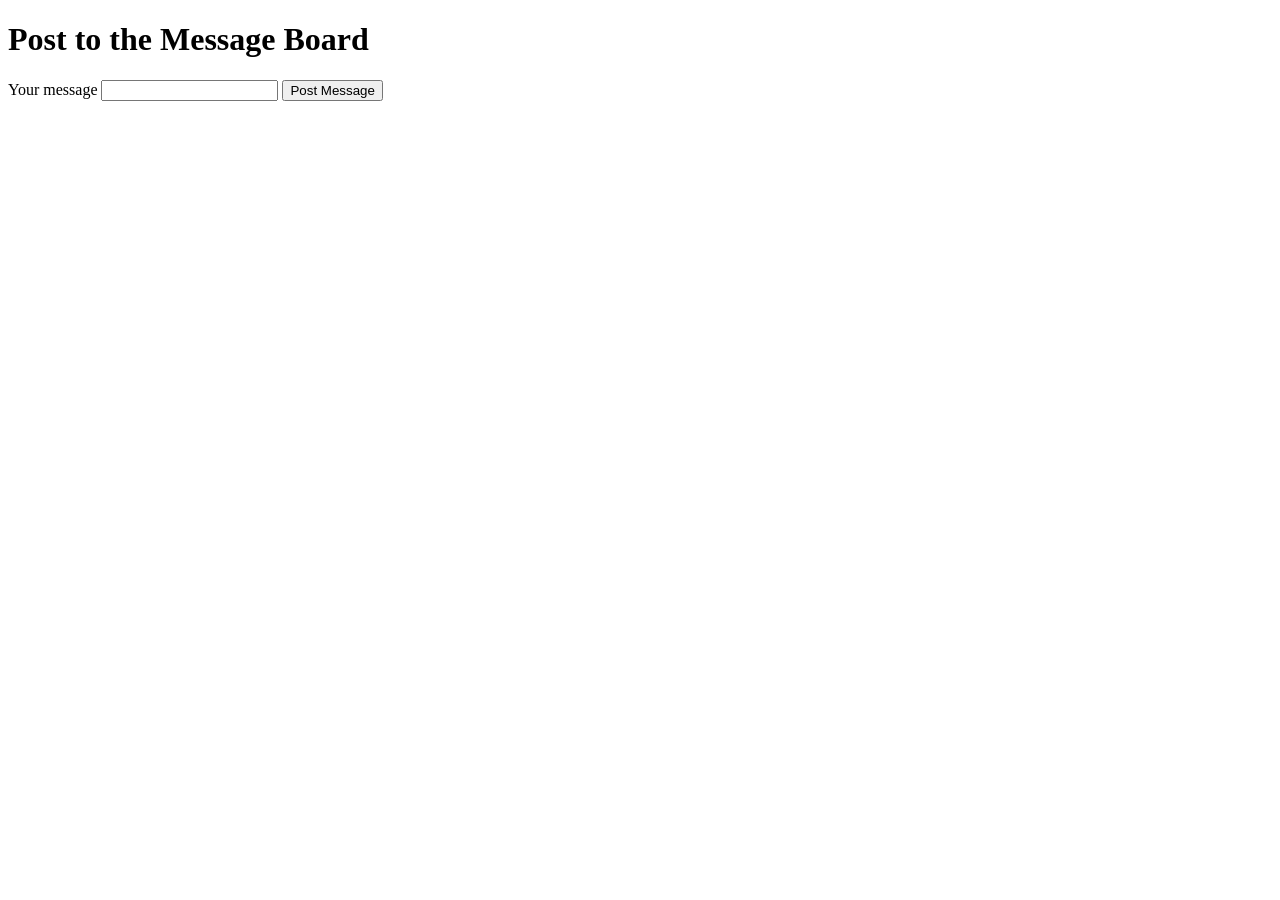
<file: post-message.html>
<!DOCTYPE html>
<html lang="en">
<head>
  <meta charset="UTF-8">
  <meta name="viewport" content="width=device-width, initial-scale=1.0">
  <title>Message Board</title>
</head>
<body>
  <h1>Post to the Message Board</h1>

  <form id="message-form">
    <label for="message-input">Your message</label>
    <input id="message-input" type="text" autocomplete="off">
    <button type="submit">Post Message</button>
  </form>
  <p id="status-message" role="status" aria-live="polite"></p>

  <script>
    const form = document.getElementById("message-form");
    const messageInput = document.getElementById("message-input");
    const statusMessage = document.getElementById("status-message");

    async function postMessage(text) {
      try {
        const response = await fetch("https://oim.zhili.dev/message", {
          method: "POST",
          headers: {
            "Content-Type": "application/json",
            "X-Token": "azaz2005mzhu3"
          },
          body: JSON.stringify({ message: text })
        });

        if (!response.ok) {
          throw new Error("HTTP error: " + response.status);
        }

        statusMessage.textContent = "Message posted successfully!";
        messageInput.value = "";
      } catch (error) {
        statusMessage.textContent = "Failed to post message. Please try again.";
        console.error("Failed to post message:", error);
      }
    }

    form.addEventListener("submit", async function (event) {
      event.preventDefault();

      const message = messageInput.value.trim();
      if (message === "") {
        statusMessage.textContent = "Please enter a message before posting.";
        messageInput.focus();
        return;
      }

      await postMessage(message);
    });
  </script>
</body>
</html>
</file>
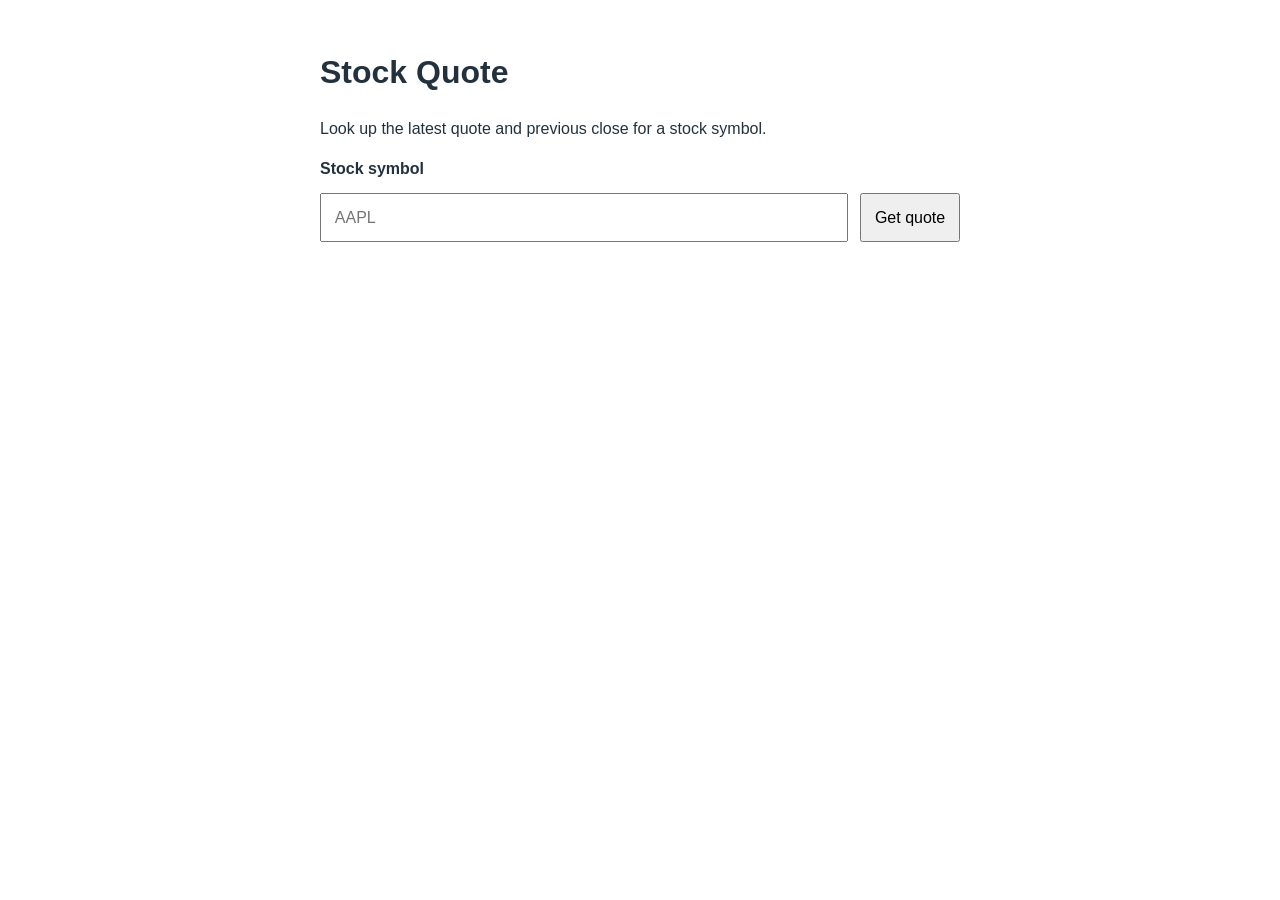
<file: quote.html>
<!doctype html>
<html lang="en">
<head>
  <meta charset="utf-8">
  <meta name="viewport" content="width=device-width, initial-scale=1">
  <title>Stock Quote</title>
  <style>
    body {
      max-width: 640px;
      margin: 3rem auto;
      padding: 0 1.25rem;
      font: 1rem/1.5 "Segoe UI", Arial, sans-serif;
      color: #23313f;
    }

    form {
      display: flex;
      flex-wrap: wrap;
      gap: 0.75rem;
    }

    label {
      flex-basis: 100%;
      font-weight: 600;
    }

    input,
    button {
      padding: 0.65rem 0.8rem;
      font: inherit;
    }

    input {
      flex: 1;
      min-width: 12rem;
    }

    button {
      cursor: pointer;
    }

    button:disabled {
      cursor: wait;
    }

    #quote-result {
      min-height: 1.5em;
      margin-top: 1.25rem;
    }
  </style>
</head>
<body>
  <main>
    <h1>Stock Quote</h1>
    <p>Look up the latest quote and previous close for a stock symbol.</p>
    <form id="quote-form">
      <label for="symbol">Stock symbol</label>
      <input id="symbol" name="symbol" autocomplete="off" placeholder="AAPL" required>
      <button type="submit">Get quote</button>
    </form>
    <p id="quote-result" role="status" aria-live="polite"></p>
  </main>
  <script src="js/main.js"></script>
</body>
</html>
</file>
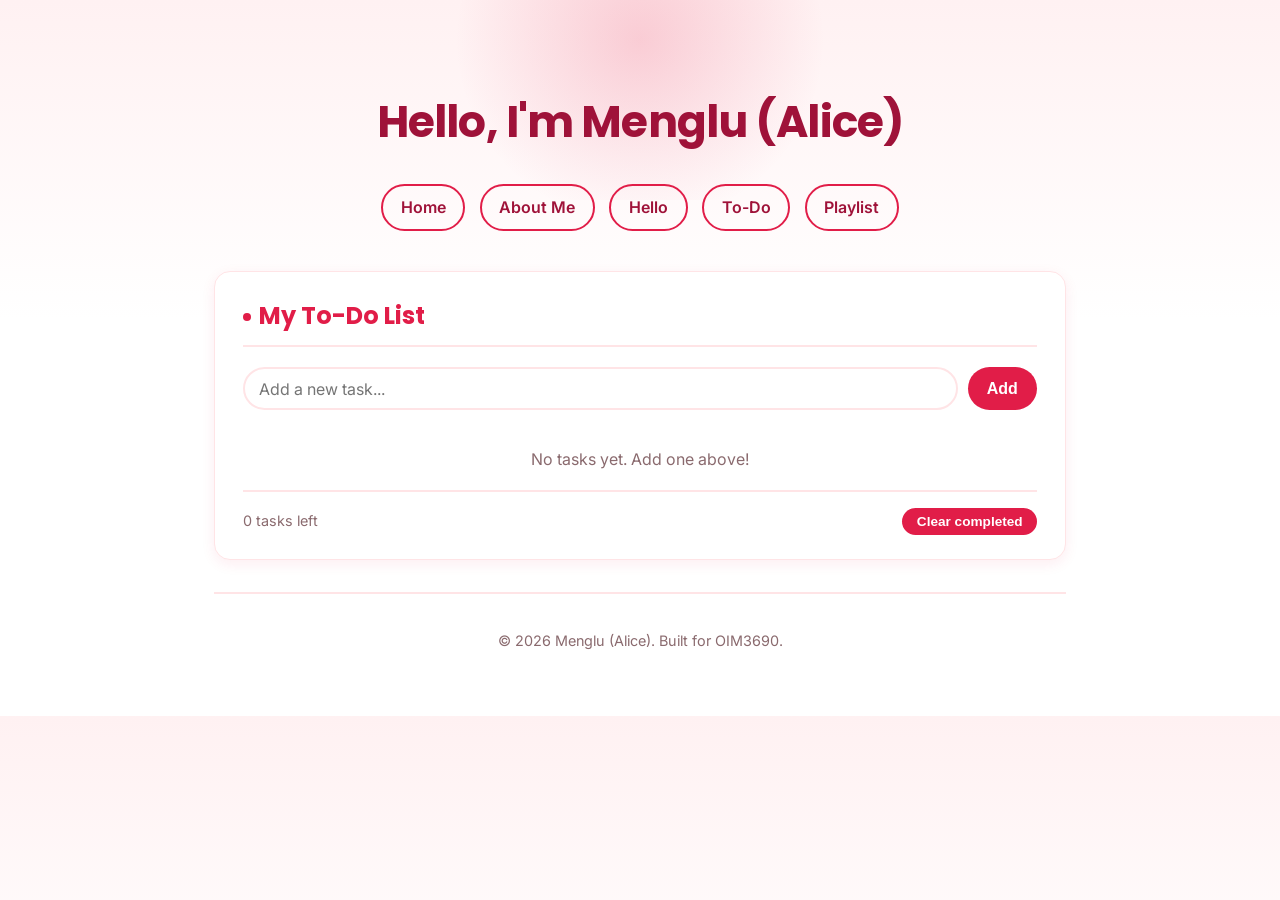
<file: todo.html>
<!DOCTYPE html>
<html lang="en">
<head>
    <meta charset="UTF-8">
    <meta name="viewport" content="width=device-width, initial-scale=1.0">
    <title>To-Do | Menglu (Alice)</title>
    <link rel="stylesheet" href="css/styles.css">
    <link rel="stylesheet" href="css/todo.css">
</head>
<body>
    <header>
        <h1>Hello, I'm Menglu (Alice)</h1>
        <nav>
            <ul>
                <li><a href="index.html">Home</a></li>
                <li><a href="about-me.html">About Me</a></li>
                <li><a href="hello.html">Hello</a></li>
                <li><a href="todo.html">To-Do</a></li>
                <li><a href="playlist.html">Playlist</a></li>
            </ul>
        </nav>
    </header>

    <main>
        <section class="todo-app">
            <h2>My To-Do List</h2>

            <form id="todo-form" class="todo-form">
                <input
                    type="text"
                    id="todo-input"
                    placeholder="Add a new task..."
                    autocomplete="off"
                    required
                >
                <button type="submit">Add</button>
            </form>

            <ul id="todo-list" class="todo-list"></ul>

            <p id="todo-empty" class="todo-empty">No tasks yet. Add one above!</p>

            <div class="todo-footer">
                <span id="todo-count">0 tasks left</span>
                <button id="todo-clear-completed" type="button">Clear completed</button>
            </div>
        </section>
    </main>

    <footer>
        <p>&copy; 2026 Menglu (Alice). Built for OIM3690.</p>
    </footer>

    <script src="js/todo.js"></script>
</body>
</html>
</file>
<file: lightning-talk/style.css>
:root {
  --bg-light: #f5f8fc;
  --bg-light-2: #eaf1fb;
  --ink: #0b1b2b;
  --ink-soft: #4a5b6d;
  --blue: #0a7cff;
  --blue-deep: #063a7d;
  --line: rgba(10, 30, 60, 0.1);
  --glass-bg: rgba(255, 255, 255, 0.55);
  --glass-border: rgba(255, 255, 255, 0.6);
  --radius: 22px;
  --ease: cubic-bezier(0.22, 1, 0.36, 1);
}

* { box-sizing: border-box; }

html, body {
  margin: 0;
  padding: 0;
  height: 100%;
  overflow: hidden;
  background: var(--ink);
  font-family: 'Inter', -apple-system, BlinkMacSystemFont, 'Segoe UI', sans-serif;
  color: var(--ink);
}

.stage {
  position: relative;
  width: 100vw;
  height: 100vh;
}

/* ---------- Slides ---------- */
.slide {
  position: absolute;
  inset: 0;
  display: flex;
  align-items: center;
  justify-content: center;
  opacity: 0;
  visibility: hidden;
  transform: translateY(24px) scale(0.99);
  transition: opacity 0.6s var(--ease), transform 0.6s var(--ease), visibility 0.6s;
  overflow: hidden;
}

.slide.is-active {
  opacity: 1;
  visibility: visible;
  transform: translateY(0) scale(1);
}

.slide--light {
  background: radial-gradient(circle at 15% 10%, var(--bg-light-2) 0%, var(--bg-light) 55%, #ffffff 100%);
}

.slide-inner {
  width: min(1180px, 88vw);
  display: flex;
  flex-direction: column;
  align-items: center;
  text-align: center;
  gap: clamp(1rem, 2.2vh, 2rem);
}

/* ---------- Typography ---------- */
.eyebrow {
  display: inline-block;
  font-size: clamp(0.7rem, 1vw, 0.85rem);
  font-weight: 600;
  letter-spacing: 0.18em;
  text-transform: uppercase;
  color: var(--blue);
}

.eyebrow--light {
  color: #cfe3ff;
}

.title {
  font-size: clamp(2.2rem, 5vw, 3.6rem);
  font-weight: 800;
  line-height: 1.08;
  letter-spacing: -0.02em;
  margin: 0;
  color: var(--ink);
}

.title--hero {
  font-size: clamp(3rem, 8vw, 6.2rem);
  color: #ffffff;
  text-shadow: 0 6px 30px rgba(0,0,0,0.35);
}

.subtitle {
  font-size: clamp(1rem, 1.6vw, 1.4rem);
  font-weight: 500;
  color: var(--ink-soft);
  margin: 0;
}

.subtitle--light {
  color: rgba(255,255,255,0.88);
}

/* ---------- Slide 1 : Hero ---------- */
.slide--hero {
  background:
    radial-gradient(circle at 20% 20%, rgba(10,124,255,0.22) 0%, transparent 45%),
    radial-gradient(circle at 82% 78%, rgba(47,182,255,0.18) 0%, transparent 50%),
    linear-gradient(160deg, #040d1a 0%, #071c33 55%, #04101f 100%);
}

.hero-grid {
  position: absolute;
  inset: 0;
  background-image:
    linear-gradient(rgba(255,255,255,0.04) 1px, transparent 1px),
    linear-gradient(90deg, rgba(255,255,255,0.04) 1px, transparent 1px);
  background-size: 64px 64px;
  mask-image: radial-gradient(circle at 50% 40%, #000 0%, transparent 72%);
  -webkit-mask-image: radial-gradient(circle at 50% 40%, #000 0%, transparent 72%);
}

.hero-glow {
  position: absolute;
  border-radius: 50%;
  filter: blur(80px);
  opacity: 0.55;
  pointer-events: none;
}

.hero-glow--a {
  width: 520px;
  height: 520px;
  top: -160px;
  left: -120px;
  background: radial-gradient(circle, rgba(10,124,255,0.55), transparent 70%);
}

.hero-glow--b {
  width: 460px;
  height: 460px;
  bottom: -180px;
  right: -140px;
  background: radial-gradient(circle, rgba(47,182,255,0.4), transparent 70%);
}

.hero-content {
  position: relative;
  z-index: 2;
  display: flex;
  flex-direction: column;
  align-items: center;
  gap: 1.1rem;
  text-align: center;
  padding: 0 2rem;
}

.hero-visual {
  width: min(480px, 60vw);
  margin: 0.4rem 0;
}

.glasses-svg {
  width: 100%;
  height: auto;
  overflow: visible;
}

.glasses-svg .wave {
  stroke-dasharray: 60;
  stroke-dashoffset: 60;
  animation: waveOut 2.4s var(--ease) infinite;
}

.glasses-svg .wave-2 { animation-delay: 0.25s; }
.glasses-svg .wave-3 { animation-delay: 0.5s; }

.glasses-svg .spark {
  transform-origin: 140px 110px;
  animation: sparkPulse 2.6s ease-in-out infinite;
}

@keyframes waveOut {
  0% { stroke-dashoffset: 60; opacity: 0; }
  20% { opacity: 1; }
  70% { opacity: 0.4; }
  100% { stroke-dashoffset: 0; opacity: 0; }
}

@keyframes sparkPulse {
  0%, 100% { transform: scale(1); opacity: 0.85; }
  50% { transform: scale(1.18); opacity: 1; }
}

.badge {
  display: inline-flex;
  align-items: center;
  padding: 0.5rem 1.1rem;
  border-radius: 999px;
  font-size: clamp(0.8rem, 1.1vw, 0.95rem);
  font-weight: 600;
  letter-spacing: 0.01em;
}

.badge--glass {
  background: var(--glass-bg);
  border: 1px solid var(--glass-border);
  backdrop-filter: blur(16px) saturate(160%);
  -webkit-backdrop-filter: blur(16px) saturate(160%);
  color: var(--blue-deep);
  box-shadow: 0 8px 32px rgba(0,0,0,0.18);
  margin-top: 0.5rem;
}

/* ---------- Slide 2 : Flow ---------- */
.flow {
  display: flex;
  align-items: center;
  justify-content: center;
  gap: clamp(0.6rem, 2vw, 1.6rem);
  width: 100%;
  margin-top: 0.5rem;
}

.flow-step {
  flex: 1;
  max-width: 260px;
  display: flex;
  flex-direction: column;
  align-items: center;
  gap: 0.6rem;
  padding: 1.4rem 1rem;
  border-radius: var(--radius);
  background: rgba(255,255,255,0.6);
  border: 1px solid var(--line);
  box-shadow: 0 10px 30px rgba(10,30,60,0.06);
  backdrop-filter: blur(10px);
}

.flow-step--accent {
  background: linear-gradient(160deg, rgba(10,124,255,0.12), rgba(10,124,255,0.04));
  border: 1px solid rgba(10,124,255,0.25);
}

.flow-icon {
  width: 46px;
  height: 46px;
  color: var(--blue);
  display: flex;
  align-items: center;
  justify-content: center;
}

.flow-icon svg { width: 100%; height: 100%; }

.flow-label {
  font-weight: 700;
  font-size: clamp(0.95rem, 1.3vw, 1.15rem);
  margin: 0;
  color: var(--ink);
}

.flow-sub {
  font-size: clamp(0.78rem, 1vw, 0.9rem);
  color: var(--ink-soft);
  margin: 0;
}

.flow-arrow {
  font-size: clamp(1.2rem, 2vw, 1.8rem);
  color: var(--blue);
  font-weight: 300;
  opacity: 0.7;
}

.badge-row {
  display: flex;
  gap: 0.8rem;
  flex-wrap: wrap;
  justify-content: center;
  margin-top: 0.4rem;
}

.badge--outline {
  background: #ffffff;
  border: 1.5px solid var(--blue);
  color: var(--blue-deep);
}

.key-sentence {
  font-size: clamp(1.1rem, 2vw, 1.6rem);
  font-weight: 600;
  color: var(--ink);
  max-width: 820px;
  line-height: 1.4;
  margin-top: 0.6rem;
}

/* ---------- Slide 3 : Senses ---------- */
.slide-inner--senses { gap: clamp(1rem, 2.4vh, 1.8rem); }

.senses {
  display: flex;
  gap: clamp(0.8rem, 2.4vw, 2.2rem);
  justify-content: center;
  width: 100%;
  margin-top: 0.3rem;
}

.sense {
  display: flex;
  flex-direction: column;
  align-items: center;
  gap: 0.4rem;
  padding: 1rem 0.6rem;
  border-radius: 18px;
  opacity: 0.55;
  transition: opacity 0.4s var(--ease), transform 0.4s var(--ease);
}

.sense-icon {
  font-size: clamp(1.8rem, 3.2vw, 2.6rem);
}

.sense-label {
  font-size: clamp(0.78rem, 1vw, 0.95rem);
  font-weight: 600;
  color: var(--ink-soft);
}

.sense--active {
  opacity: 1;
  transform: translateY(-6px) scale(1.06);
  background: linear-gradient(160deg, rgba(10,124,255,0.14), rgba(10,124,255,0.03));
  border: 1px solid rgba(10,124,255,0.3);
  box-shadow: 0 12px 30px rgba(10,124,255,0.15);
}

.sense--active .sense-label { color: var(--blue-deep); }

.sense-tag {
  font-size: 0.68rem;
  font-weight: 700;
  letter-spacing: 0.04em;
  text-transform: uppercase;
  color: #fff;
  background: var(--blue);
  padding: 0.2rem 0.55rem;
  border-radius: 999px;
}

.transition-line {
  font-size: clamp(0.95rem, 1.5vw, 1.2rem);
  font-weight: 500;
  color: var(--ink-soft);
  line-height: 1.5;
  margin: 0;
}

.discussion-question {
  font-size: clamp(1.3rem, 2.8vw, 2.1rem);
  font-weight: 700;
  color: var(--ink);
  max-width: 950px;
  line-height: 1.35;
  margin: 0.4rem 0 0;
  padding: 1.4rem 2rem;
  border-radius: var(--radius);
  background: rgba(10,124,255,0.06);
  border: 1px solid rgba(10,124,255,0.18);
}

/* ---------- Navigation ---------- */
.nav-arrow {
  position: absolute;
  top: 50%;
  transform: translateY(-50%);
  z-index: 10;
  width: 46px;
  height: 46px;
  border-radius: 50%;
  border: 1px solid rgba(255,255,255,0.25);
  background: rgba(255,255,255,0.08);
  color: #ffffff;
  backdrop-filter: blur(8px);
  display: flex;
  align-items: center;
  justify-content: center;
  cursor: pointer;
  opacity: 0.35;
  transition: opacity 0.3s var(--ease), background 0.3s var(--ease);
}

.nav-arrow:hover { opacity: 0.9; background: rgba(255,255,255,0.18); }
.nav-arrow svg { width: 20px; height: 20px; }
.nav-arrow--prev { left: clamp(0.8rem, 2vw, 2rem); }
.nav-arrow--next { right: clamp(0.8rem, 2vw, 2rem); }

.slide--light ~ .nav-arrow,
body:has(.slide--light.is-active) .nav-arrow {
  color: var(--blue-deep);
  border-color: rgba(10,30,60,0.12);
  background: rgba(255,255,255,0.5);
}

.nav-bar {
  position: absolute;
  bottom: clamp(1rem, 3vh, 1.8rem);
  left: 50%;
  transform: translateX(-50%);
  z-index: 10;
  display: flex;
  align-items: center;
  gap: 1rem;
  padding: 0.5rem 1rem;
  border-radius: 999px;
  background: rgba(255,255,255,0.35);
  border: 1px solid rgba(255,255,255,0.5);
  backdrop-filter: blur(14px) saturate(160%);
  -webkit-backdrop-filter: blur(14px) saturate(160%);
  box-shadow: 0 8px 24px rgba(10,30,60,0.1);
}

.nav-dots {
  display: flex;
  gap: 0.5rem;
}

.dot {
  width: 8px;
  height: 8px;
  border-radius: 50%;
  border: none;
  background: rgba(10,30,60,0.25);
  cursor: pointer;
  padding: 0;
  transition: background 0.3s var(--ease), transform 0.3s var(--ease);
}

.dot.is-active {
  background: var(--blue);
  transform: scale(1.3);
}

.slide-counter {
  font-size: 0.75rem;
  font-weight: 600;
  letter-spacing: 0.08em;
  color: var(--ink-soft);
}

/* ---------- Source footer ---------- */
.source-footer {
  position: absolute;
  bottom: 0.5rem;
  left: 0.5rem;
  z-index: 5;
  font-size: 0.65rem;
  color: rgba(10,30,60,0.4);
  max-width: 30vw;
  pointer-events: none;
}

.source-footer a {
  pointer-events: auto;
}

.source-footer a {
  color: inherit;
  text-decoration: underline;
  text-decoration-color: rgba(10,30,60,0.3);
}

.source-footer a:hover { color: var(--blue-deep); }

.slide--hero ~ .source-footer,
body:has(.slide--hero.is-active) .source-footer {
  color: rgba(255,255,255,0.55);
}

body:has(.slide--hero.is-active) .source-footer a {
  color: rgba(255,255,255,0.8);
  text-decoration-color: rgba(255,255,255,0.4);
}

/* ---------- Responsive ---------- */
@media (max-width: 760px) {
  .flow { flex-direction: column; }
  .flow-arrow { transform: rotate(90deg); }
  .senses { flex-wrap: wrap; row-gap: 1rem; }
  .source-footer { max-width: 90vw; }
}
</file>
<file: css/styles.css>
@import url("https://fonts.googleapis.com/css2?family=Poppins:wght@600;700&family=Inter:wght@400;500;600&display=swap");

:root {
  --rose: #e11d48;
  --rose-dark: #9f1239;
  --rose-light: #fff1f2;
  --blush: #ffe4e6;
  --rose-glow: rgba(225, 29, 72, 0.18);
}

* {
  box-sizing: border-box;
}

html {
  scroll-behavior: smooth;
}

body {
  font-family: "Inter", "Segoe UI", Arial, sans-serif;
  max-width: 900px;
  margin: 0 auto;
  padding: 0 1.5rem 3rem;
  line-height: 1.7;
  color: #3f2a2e;
  background: linear-gradient(180deg, var(--rose-light) 0%, #ffffff 320px);
}

header {
  position: relative;
  text-align: center;
  padding: 3.5rem 1rem 2.5rem;
  overflow: hidden;
}

header::before {
  content: "";
  position: absolute;
  top: -120px;
  left: 50%;
  width: 420px;
  height: 320px;
  transform: translateX(-50%);
  background: radial-gradient(circle, var(--rose-glow) 0%, transparent 70%);
  pointer-events: none;
  z-index: -1;
}

header h1 {
  font-family: "Poppins", "Segoe UI", Arial, sans-serif;
  font-size: clamp(2rem, 1.6rem + 1.6vw, 2.75rem);
  margin-bottom: 0.5rem;
  color: var(--rose-dark);
  letter-spacing: -0.02em;
}

nav ul {
  display: flex;
  justify-content: center;
  flex-wrap: wrap;
  gap: 0.9rem;
  list-style: none;
  padding: 0;
  margin: 1.5rem 0 0;
}

nav a {
  position: relative;
  text-decoration: none;
  color: var(--rose-dark);
  font-weight: 600;
  padding: 0.5rem 1.1rem;
  border: 2px solid var(--rose);
  border-radius: 999px;
  display: inline-block;
  transition:
    background 0.2s ease,
    color 0.2s ease,
    transform 0.2s ease,
    box-shadow 0.2s ease;
}

nav a:hover,
nav a:focus-visible {
  background: var(--rose);
  color: #fff;
  transform: translateY(-2px);
  box-shadow: 0 6px 16px var(--rose-glow);
}

section,
article,
aside {
  background: #fff;
  border: 1px solid var(--blush);
  border-radius: 16px;
  padding: 1.5rem 1.75rem;
  margin-bottom: 1.5rem;
  box-shadow: 0 4px 14px rgba(225, 29, 72, 0.08);
  transition:
    transform 0.25s ease,
    box-shadow 0.25s ease;
  animation: fade-in-up 0.5s ease both;
}

section:hover,
article:hover,
aside:hover {
  transform: translateY(-3px);
  box-shadow: 0 10px 24px rgba(225, 29, 72, 0.14);
}

@keyframes fade-in-up {
  from {
    opacity: 0;
    transform: translateY(12px);
  }
  to {
    opacity: 1;
    transform: translateY(0);
  }
}

@media (prefers-reduced-motion: reduce) {
  section,
  article,
  aside {
    animation: none;
  }
}

h2 {
  font-family: "Poppins", "Segoe UI", Arial, sans-serif;
  color: var(--rose);
  border-bottom: 2px solid var(--blush);
  padding-bottom: 0.5rem;
  margin-top: 0;
  display: flex;
  align-items: center;
  gap: 0.5rem;
}

h2::before {
  content: "";
  width: 8px;
  height: 8px;
  border-radius: 50%;
  background: var(--rose);
  flex-shrink: 0;
}

section ul {
  list-style: none;
  padding: 0;
  display: flex;
  flex-wrap: wrap;
  gap: 0.6rem;
}

section ul li {
  background: var(--blush);
  color: var(--rose-dark);
  padding: 0.4rem 0.9rem;
  border-radius: 999px;
  font-weight: 600;
  font-size: 0.95rem;
  transition:
    background 0.2s ease,
    color 0.2s ease,
    transform 0.2s ease;
}

section ul li:hover {
  background: var(--rose);
  color: #fff;
  transform: translateY(-2px);
}

mark {
  background: var(--blush);
  color: var(--rose-dark);
  padding: 0.1rem 0.3rem;
  border-radius: 4px;
}

summary {
  cursor: pointer;
  font-weight: 600;
  color: var(--rose-dark);
}

footer {
  margin-top: 2rem;
  padding-top: 1.25rem;
  border-top: 2px solid var(--blush);
  font-size: 0.9rem;
  color: #8a6a6e;
  text-align: center;
}

.timeline {
  list-style: none;
  padding: 0;
  margin: 0;
  display: flex;
  flex-direction: column;
  gap: 1.1rem;
}

.timeline li {
  position: relative;
  display: flex;
  align-items: baseline;
  gap: 1rem;
  padding-left: 1.25rem;
  border-left: 3px solid var(--blush);
}

.timeline li::before {
  content: "";
  position: absolute;
  left: -8px;
  top: 0.35rem;
  width: 13px;
  height: 13px;
  border-radius: 50%;
  background: var(--rose);
  box-shadow: 0 0 0 4px var(--rose-light);
}

.timeline-year {
  font-family: "Poppins", "Segoe UI", Arial, sans-serif;
  font-weight: 700;
  color: var(--rose-dark);
  min-width: 3.5rem;
}

.timeline li p {
  margin: 0;
}

.skill-grid {
  display: grid;
  grid-template-columns: repeat(auto-fit, minmax(160px, 1fr));
  gap: 1rem;
}

.skill-card {
  background: var(--rose-light);
  border: 1px solid var(--blush);
  border-radius: 12px;
  padding: 1rem;
  transition: transform 0.2s ease, box-shadow 0.2s ease;
}

.skill-card:hover {
  transform: translateY(-2px);
  box-shadow: 0 8px 18px rgba(225, 29, 72, 0.12);
}

.skill-card h3 {
  margin: 0 0 0.6rem;
  font-size: 1rem;
  color: var(--rose-dark);
}

.skill-card progress {
  width: 100%;
  height: 0.6rem;
  accent-color: var(--rose);
  border-radius: 999px;
  overflow: hidden;
}

.skill-card progress::-webkit-progress-bar {
  background: var(--blush);
  border-radius: 999px;
}

.skill-card progress::-webkit-progress-value {
  background: linear-gradient(90deg, var(--rose), var(--rose-dark));
  border-radius: 999px;
}

blockquote {
  margin: 0;
  padding: 0.5rem 0 0.5rem 1.25rem;
  border-left: 4px solid var(--rose);
  font-style: italic;
  color: #3f2a2e;
}

blockquote footer {
  margin-top: 0.5rem;
  padding-top: 0;
  border-top: none;
  font-size: 0.9rem;
  font-style: normal;
  font-weight: 600;
  color: var(--rose-dark);
  text-align: left;
}

.social-links {
  display: flex;
  flex-wrap: wrap;
  gap: 0.75rem;
  list-style: none;
  padding: 0;
  margin: 0;
}

.social-links a {
  display: inline-block;
  text-decoration: none;
  color: var(--rose-dark);
  font-weight: 600;
  padding: 0.5rem 1.1rem;
  border: 2px solid var(--rose);
  border-radius: 999px;
  background: var(--blush);
  transition:
    background 0.2s ease,
    color 0.2s ease;
}

.social-links a:hover,
.social-links a:focus-visible {
  background: var(--rose);
  color: #fff;
}

.profile-photo {
  display: block;
  width: 180px;
  height: 180px;
  margin: 1rem auto 0;
  object-fit: cover;
  border-radius: 50%;
  border: 4px solid var(--blush);
  box-shadow: 0 8px 20px rgba(225, 29, 72, 0.18);
}

.contact-form {
  max-width: 500px;
}

.contact-form fieldset {
  border: none;
  margin: 0;
  padding: 0;
}

.contact-form legend {
  font-weight: 700;
  color: var(--rose-dark);
  padding: 0 0 0.75rem;
}

.form-field {
  display: flex;
  flex-direction: column;
  gap: 0.3rem;
  margin-bottom: 1.1rem;
}

.contact-form label {
  font-weight: 600;
  color: var(--rose-dark);
}

.contact-form .required {
  color: var(--rose);
}

.field-hint {
  margin: 0;
  font-size: 0.85rem;
  color: #8a6a6e;
}

.contact-form input,
.contact-form textarea,
.contact-form select {
  font-family: inherit;
  font-size: 1rem;
  padding: 0.6rem 0.8rem;
  border: 2px solid var(--blush);
  border-radius: 10px;
  background: var(--rose-light);
  color: #3f2a2e;
  resize: vertical;
}

.contact-form input:focus-visible,
.contact-form textarea:focus-visible,
.contact-form select:focus-visible {
  outline: 3px solid var(--rose);
  outline-offset: 2px;
  border-color: var(--rose);
}

.contact-form input:invalid:not(:placeholder-shown),
.contact-form textarea:invalid:not(:placeholder-shown) {
  border-color: #b91c1c;
}

.contact-form select:invalid {
  color: #8a6a6e;
}

.contact-form button {
  margin-top: 0.5rem;
  background: var(--rose);
  color: #fff;
  border: none;
  font-weight: 600;
  font-size: 1rem;
  padding: 0.7rem 1.75rem;
  border-radius: 999px;
  cursor: pointer;
  transition: background 0.2s ease;
}

.contact-form button:hover,
.contact-form button:focus-visible {
  background: var(--rose-dark);
}
</file>
<file: css/playlist.css>
.playlist-form {
  display: flex;
  gap: 0.6rem;
  margin-bottom: 1.25rem;
}

.playlist-form input[type="text"] {
  flex: 1;
  padding: 0.6rem 0.9rem;
  border: 2px solid var(--blush);
  border-radius: 999px;
  font-size: 1rem;
  font-family: inherit;
}

.playlist-form input[type="text"]:focus {
  outline: none;
  border-color: var(--rose);
}

.playlist-form button {
  background: var(--rose);
  color: #fff;
  border: none;
  border-radius: 999px;
  padding: 0.6rem 1.2rem;
  font-weight: 600;
  font-size: 1rem;
  cursor: pointer;
  transition: background 0.2s ease;
}

.playlist-form button:hover {
  background: var(--rose-dark);
}

.playlist-list {
  list-style: none;
  padding: 0;
  margin: 0;
  display: flex;
  flex-direction: column;
  gap: 0.5rem;
}

.playlist-item {
  background: var(--rose-light);
  border: 1px solid var(--blush);
  border-radius: 10px;
  padding: 0.65rem 0.9rem;
}

.playlist-item.remix {
  background: var(--blush);
  color: var(--rose-dark);
  font-weight: 600;
}

.playlist-empty {
  text-align: center;
  color: #8a6a6e;
  margin: 1rem 0;
}

.playlist-footer {
  display: flex;
  justify-content: flex-end;
  margin-top: 1rem;
  padding-top: 1rem;
  border-top: 2px solid var(--blush);
  font-size: 0.9rem;
  color: #8a6a6e;
}
</file>
<file: css/todo.css>
.todo-form {
  display: flex;
  gap: 0.6rem;
  margin-bottom: 1.25rem;
}

.todo-form input[type="text"] {
  flex: 1;
  padding: 0.6rem 0.9rem;
  border: 2px solid var(--blush);
  border-radius: 999px;
  font-size: 1rem;
  font-family: inherit;
}

.todo-form input[type="text"]:focus {
  outline: none;
  border-color: var(--rose);
}

.todo-form button,
.todo-footer button {
  background: var(--rose);
  color: #fff;
  border: none;
  border-radius: 999px;
  padding: 0.6rem 1.2rem;
  font-weight: 600;
  font-size: 1rem;
  cursor: pointer;
  transition: background 0.2s ease;
}

.todo-form button:hover,
.todo-footer button:hover {
  background: var(--rose-dark);
}

.todo-list {
  list-style: none;
  padding: 0;
  margin: 0;
  display: flex;
  flex-direction: column;
  gap: 0.5rem;
}

.todo-item {
  display: flex;
  align-items: center;
  gap: 0.75rem;
  background: var(--rose-light);
  border: 1px solid var(--blush);
  border-radius: 10px;
  padding: 0.65rem 0.9rem;
}

.todo-item input[type="checkbox"] {
  width: 1.1rem;
  height: 1.1rem;
  accent-color: var(--rose);
  cursor: pointer;
}

.todo-item span {
  flex: 1;
  word-break: break-word;
}

.todo-item.completed span {
  text-decoration: line-through;
  color: #8a6a6e;
}

.todo-item .todo-delete {
  background: none;
  border: none;
  color: var(--rose-dark);
  font-size: 1.1rem;
  line-height: 1;
  cursor: pointer;
  padding: 0.25rem 0.4rem;
}

.todo-item .todo-delete:hover {
  color: var(--rose);
}

.todo-empty {
  text-align: center;
  color: #8a6a6e;
  margin: 1rem 0;
}

.todo-footer {
  display: flex;
  justify-content: space-between;
  align-items: center;
  margin-top: 1rem;
  padding-top: 1rem;
  border-top: 2px solid var(--blush);
  font-size: 0.9rem;
  color: #8a6a6e;
}

.todo-footer button {
  padding: 0.4rem 0.9rem;
  font-size: 0.85rem;
}
</file>
